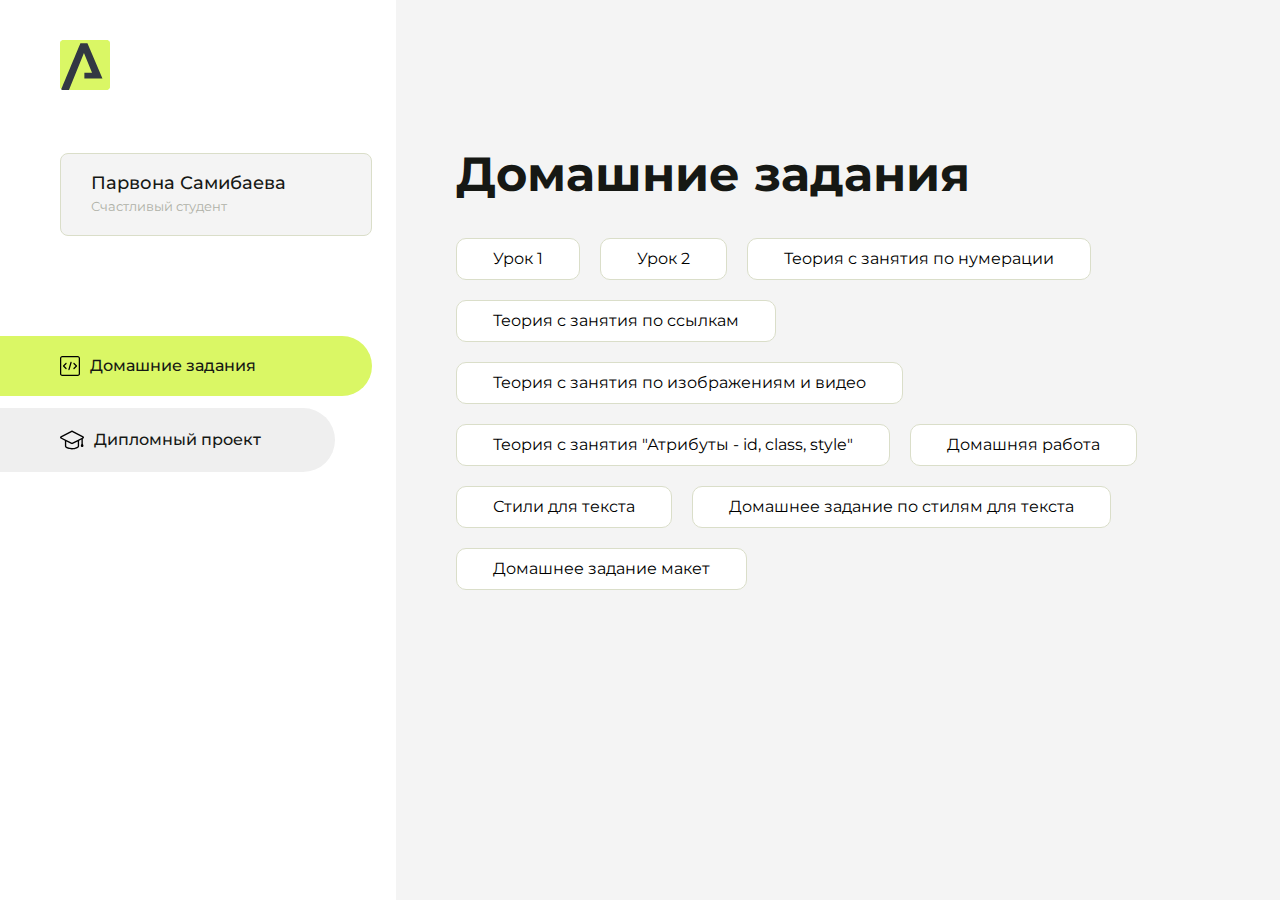
<file: index.html>
<!DOCTYPE html>
<html lang="en">
<head>
    <meta charset="UTF-8">
    <meta name="viewport" content="width=device-width, initial-scale=1.0">
    <title>Домашняя работа</title>
    <link rel="shortcut icon" href="src/logo.ico" type="image/x-icon">
    <link rel="preconnect" href="https://fonts.googleapis.com">
    <link rel="preconnect" href="https://fonts.gstatic.com" crossorigin>
    <link href="https://fonts.googleapis.com/css2?family=Montserrat:wght@400;500;700&family=Rubik:wght@500&display=swap"
          rel="stylesheet">
    <link rel="stylesheet" href="src/style.css">
</head>
<body id="body">
<div class="overlay" id="overlay"></div>
<div class="layout">
    <div class="burger" id="burger">
        <svg viewBox="0 0 24 24" fill="none" xmlns="http://www.w3.org/2000/svg">
            <g id="SVGRepo_bgCarrier" stroke-width="0"></g>
            <g id="SVGRepo_tracerCarrier" stroke-linecap="round" stroke-linejoin="round"></g>
            <g id="SVGRepo_iconCarrier">
                <path d="M4 18L20 18" stroke="#DAF765" stroke-width="2" stroke-linecap="round"></path>
                <path d="M4 12L20 12" stroke="#DAF765" stroke-width="2" stroke-linecap="round"></path>
                <path d="M4 6L20 6" stroke="#DAF765" stroke-width="2" stroke-linecap="round"></path>
            </g>
        </svg>
    </div>
    <aside class="sidebar" id="sidebar">
        <div class="sidebar__inner">
            <div class="logo">
                <svg width="50" height="50" viewBox="0 0 50 50" fill="none" xmlns="http://www.w3.org/2000/svg">
                    <g clip-path="url(#clip0_513_74730)">
                        <path d="M46.17 -0.257004H3.83C1.57281 -0.257004 -0.257 1.57281 -0.257 3.83V46.17C-0.257 48.4272 1.57281 50.257 3.83 50.257H46.17C48.4272 50.257 50.257 48.4272 50.257 46.17V3.83C50.257 1.57281 48.4272 -0.257004 46.17 -0.257004Z"
                              fill="#DAF765"/>
                        <path d="M24.375 38.4H42.461L27.441 3.1585H20.4355C20.4355 3.1585 6.7895 35.881 1.1945 49.294C2.015 50.0275 3.0945 50.257 3.6945 50.257H8.8445L23.954 13.07L32.0465 32.8285H24.375V38.4Z"
                              fill="#323843"/>
                    </g>
                    <defs>
                        <clipPath id="clip0_513_74730">
                            <rect width="50" height="50" fill="white"/>
                        </clipPath>
                    </defs>
                </svg>
            </div>
            <div class="sidebar__user">
                <div class="sidebar__name">Парвона Самибаева</div>
                <div class="sidebar__text">Счастливый студент</div>
            </div>
            <div class="sidebar__tabs">
                <div class="sidebar__item">
                    <button class="sidebar__button active" id="tasks">
                        <svg xmlns="http://www.w3.org/2000/svg" width="20" height="20" viewBox="0 0 20 20" fill="none">
                            <g clip-path="url(#clip0_704_74543)">
                                <path d="M17.7083 20H2.29167C1.0275 20 0 18.9725 0 17.7083V2.29167C0 1.0275 1.0275 0 2.29167 0H17.7083C18.9725 0 20 1.0275 20 2.29167V17.7083C20 18.9725 18.9725 20 17.7083 20ZM2.29167 1.25C1.7175 1.25 1.25 1.7175 1.25 2.29167V17.7083C1.25 18.2825 1.7175 18.75 2.29167 18.75H17.7083C18.2825 18.75 18.75 18.2825 18.75 17.7083V2.29167C18.75 1.7175 18.2825 1.25 17.7083 1.25H2.29167Z"
                                      fill="black"/>
                                <path d="M6.04167 13.125C5.88167 13.125 5.72167 13.0642 5.6 12.9417L3.1 10.4417C2.85583 10.1975 2.85583 9.80167 3.1 9.5575L5.6 7.0575C5.84417 6.81333 6.24 6.81333 6.48417 7.0575C6.72833 7.30167 6.72833 7.6975 6.48417 7.94167L4.42583 10L6.48417 12.0583C6.72833 12.3025 6.72833 12.6983 6.48417 12.9425C6.36167 13.0642 6.20167 13.125 6.04167 13.125Z"
                                      fill="black"/>
                                <path d="M8.95833 14.1667C8.9 14.1667 8.84 14.1583 8.78167 14.1417C8.45083 14.0442 8.26083 13.6967 8.35833 13.3658L10.4417 6.28251C10.5392 5.95084 10.8892 5.76417 11.2175 5.85917C11.5483 5.95667 11.7383 6.30417 11.6408 6.63501L9.5575 13.7183C9.47833 13.9908 9.22833 14.1667 8.95833 14.1667Z"
                                      fill="black"/>
                                <path d="M13.9583 13.125C13.7983 13.125 13.6383 13.0642 13.5167 12.9417C13.2725 12.6975 13.2725 12.3017 13.5167 12.0575L15.575 9.99916L13.5167 7.94083C13.2725 7.69666 13.2725 7.30083 13.5167 7.05666C13.7608 6.81249 14.1567 6.81249 14.4008 7.05666L16.9008 9.55666C17.145 9.80083 17.145 10.1967 16.9008 10.4408L14.4008 12.9408C14.2783 13.0642 14.1183 13.125 13.9583 13.125Z"
                                      fill="black"/>
                            </g>
                            <defs>
                                <clipPath id="clip0_704_74543">
                                    <rect width="20" height="20" fill="white"/>
                                </clipPath>
                            </defs>
                        </svg>
                        <span>Домашние задания</span></button>
                </div>
                <div class="sidebar__item">
                    <button class="sidebar__button" id="diplom">
                        <svg xmlns="http://www.w3.org/2000/svg" width="24" height="24" viewBox="0 0 24 24" fill="none">
                            <g clip-path="url(#clip0_704_74553)">
                                <path d="M23.2628 10.5971C23.7176 10.365 24 9.90375 24 9.39337C24 8.883 23.7176 8.42175 23.2628 8.18962L12.6135 2.75362C12.2291 2.55824 11.7705 2.55787 11.3854 2.75399L0.736875 8.19C0.282375 8.42175 0 8.883 0 9.39337C0 9.90375 0.282375 10.365 0.736875 10.5971L4.89038 12.7177V18.2074C4.89038 19.8154 8.412 21.393 12 21.393C15.5884 21.393 19.1096 19.815 19.1096 18.2074V12.7174L21.4609 11.517V15.8017L20.901 17.2305C20.7409 17.6389 20.7934 18.0994 21.0405 18.4616C21.2876 18.8246 21.6979 19.041 22.1366 19.041C22.5754 19.041 22.9852 18.8246 23.2324 18.462C23.4795 18.099 23.532 17.6385 23.3719 17.2301L22.8124 15.8021V10.827L23.2628 10.5971ZM17.7623 18.1721C17.6198 18.6375 15.3491 20.0419 12 20.0419C8.65088 20.0419 6.38025 18.6375 6.2415 18.2074V12.3037L6.23887 12.3019C6.23812 12.057 6.1065 11.8207 5.87325 11.7019L1.3515 9.39337L12 3.95737L22.6489 9.39337L12 14.8294L5.87325 11.7019C5.54063 11.5331 4.6695 11.6674 4.5 12C4.33012 12.3322 4.55813 12.5479 4.89038 12.7177L11.3857 16.0331C11.5781 16.1314 11.7889 16.1805 12 16.1805C12.2107 16.1805 12.4222 16.1314 12.6146 16.0331L17.7593 13.407L17.7623 18.1721Z"
                                      fill="black"/>
                            </g>
                            <defs>
                                <clipPath id="clip0_704_74553">
                                    <rect width="24" height="24" fill="white"/>
                                </clipPath>
                            </defs>
                        </svg>
                        <span>Дипломный проект</span></button>
                </div>
            </div>
        </div>

    </aside>
    <div class="content">
        <div class="container">
            <div class="content__block" id="tasksBlock">
                <div class="content__title">Домашние задания</div>
                <ul class="content__list">
                    <li class="content__list-item">
                        <a href="1-lesson/index.html">Урок 1</a>
                    </li>
                     <li class="content__list-item">
                        <a href="intro-3/index.html">Урок 2</a>
                    </li>
                    <li class="content__list-item">
                        <a href="html-18/index.html">Теория с занятия по нумерации</a>
                    </li>
                     <li class="content__list-item">
                        <a href="html-19/index.html">Теория с занятия по ссылкам</a>
                    </li>
                    <li class="content__list-item">
                        <a href="html-20/index.html">Теория с занятия по изображениям и видео</a>
                    </li>
                    <li class="content__list-item">
                        <a href="html-22/index.html">Теория с занятия "Атрибуты - id, class, style"</a>
                    </li>
                    <li class="content__list-item">
                        <a href="html-23/index.html">Домашняя работа</a>
                    </li>
                      <li class="content__list-item">
                        <a href="css-35/index.html">Стили для текста</a>
                    </li>
                    <li class="content__list-item">
                        <a href="css-36/index.html">Домашнее задание по стилям для текста</a>
                    </li>
                    <li class="content__list-item">
                        <a href="css-45/index.html">Домашнее задание макет</a>
                    </li>
                </ul>
            </div>
            <div class="content__block hidden" id="diplomBlock">
                <div class="content__title">Дипломный проект</div>
                <div class="content__list-diplom">
                    <a href="ПАПКА-С-НОМЕРОМ-УРОКА">Ссылка на ДЗ</a>
                </div>
                <div class="content__decor">
                    <div class="content__decor-text">Давай проверим, чему ты научился!</div>
                    <div class="content__decor-img">
                        <img src="src/decor.png" alt="decor">
                    </div>
                </div>
            </div>
        </div>
    </div>
</div>
<script src="src/index.js"></script>
</body>
</html>
</file>
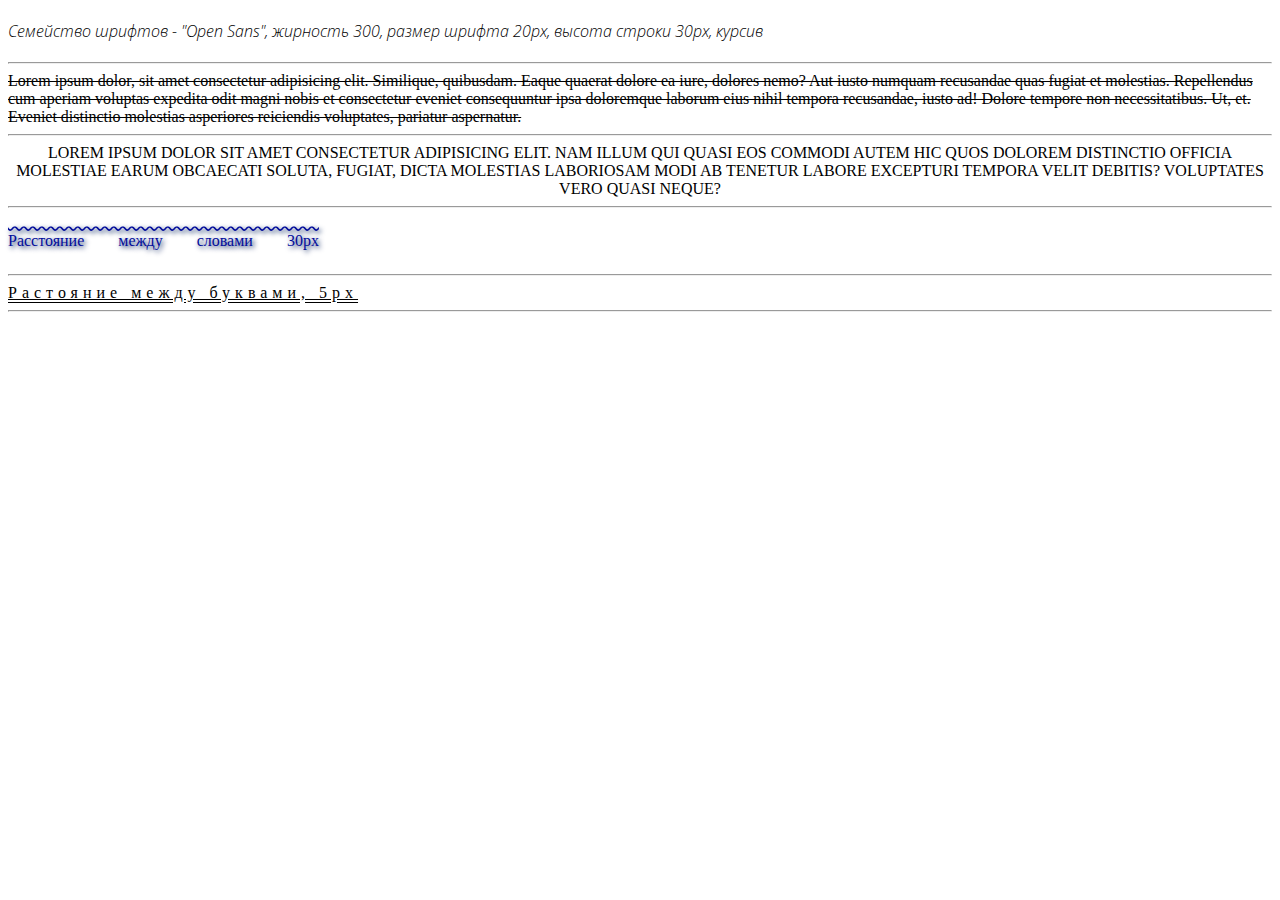
<file: css-36/index.html>
<!DOCTYPE html>
<html lang="ru">

<head>
    <meta charset="UTF-8">
    <meta name="viewport" content="width=device-width, initial-scale=1.0">
    <title>Стиль текста</title>
    <link rel="preconnect" href="https://fonts.googleapis.com">
    <link rel="preconnect" href="https://fonts.gstatic.com" crossorigin>
    <link href="https://fonts.googleapis.com/css2?family=Open+Sans:ital,wght@1,300..800&display=swap" rel="stylesheet">
    <link rel="preconnect" href="https://fonts.googleapis.com">
    <link rel="preconnect" href="https://fonts.gstatic.com" crossorigin>
    <link href="https://fonts.googleapis.com/css2?family=Open+Sans:wght@300..800&display=swap" rel="stylesheet">
    <link rel="preconnect" href="https://fonts.googleapis.com">
    <link rel="preconnect" href="https://fonts.gstatic.com" crossorigin>
    <link
        href="https://fonts.googleapis.com/css2?family=Montserrat+Alternates:ital,wght@0,400;0,500;0,600;0,700;0,800;0,900;1,300;1,400;1,500;1,600;1,700;1,800;1,900&display=swap"
        rel="stylesheet">
    <link rel="stylesheet" href="style/style-text.css">
</head>

<body>
    <div class="text1">
        <p>
            Семейство шрифтов - "Open Sans", жирность 300, размер шрифта 20px, высота строки 30px, курсив
        </p>
    </div>
    <hr>

    <div class="text2">
        Lorem ipsum dolor, sit amet consectetur adipisicing elit. Similique, quibusdam. Eaque quaerat dolore ea iure,
        dolores nemo? Aut iusto numquam recusandae quas fugiat et molestias. Repellendus cum aperiam voluptas expedita
        odit magni nobis et consectetur eveniet consequuntur ipsa doloremque laborum eius nihil tempora recusandae,
        iusto
        ad!
        Dolore tempore non necessitatibus. Ut, et. Eveniet distinctio molestias asperiores reiciendis voluptates,
        pariatur aspernatur.
    </div>
    <hr>

    <div class="text3">
        Lorem ipsum dolor sit amet consectetur adipisicing elit. Nam illum qui quasi eos commodi autem hic quos dolorem
        distinctio officia molestiae earum obcaecati soluta, fugiat, dicta molestias laboriosam modi ab tenetur labore
        excepturi tempora velit debitis? Voluptates vero quasi neque?
    </div>
    <hr>

    <div class="text4">
        Расстояние между словами 30px
    </div>
    <hr>

    <div class="text5">
        Растояние между буквами, 5px
    </div>
    <hr>

</body>

</html>
</file>
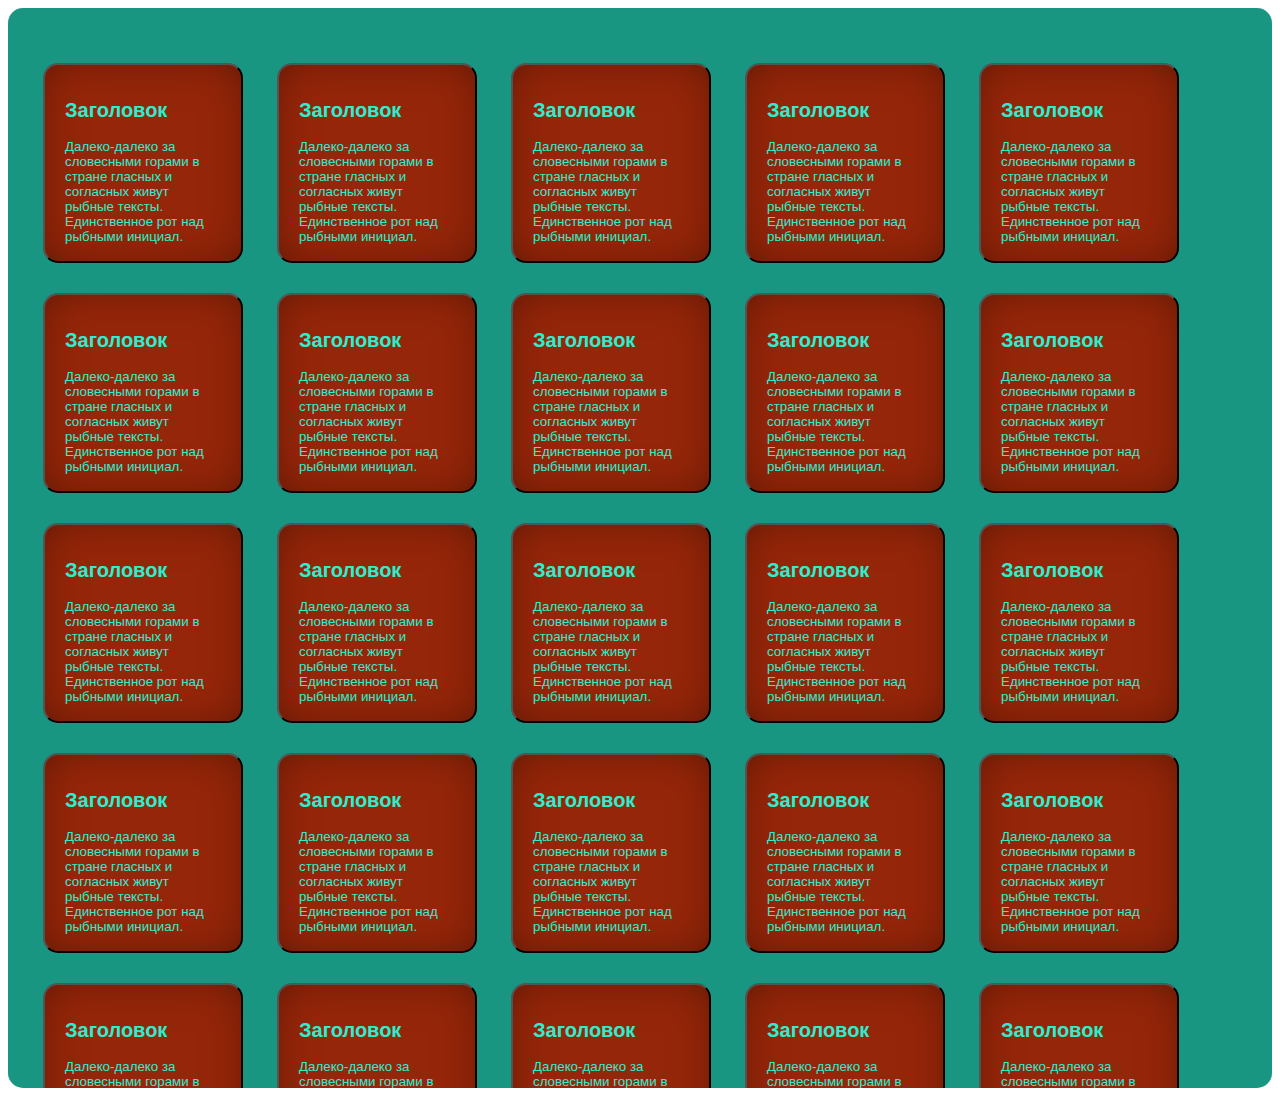
<file: css-45/index.html>
<!DOCTYPE html>
<html lang="en">

<head>
    <meta charset="UTF-8">
    <meta name="viewport" content="width=device-width, initial-scale=1.0">
    <title>Document</title>
    <link rel="stylesheet" href="css/style.css">
</head>

<body>
    <div class="block-1">
<button class="button">
        <div class="block-2">
            <div class="block-4">
                <h2>Заголовок</h2>
            </div>
            <div class="block-3">
                Далеко-далеко за словесными горами в стране гласных и согласных живут рыбные тексты. Единственное рот
                над рыбными инициал.
            </div>
        </div>
</button>

<button class="button">
        <div class="block-2">
            <div class="block-4">
                <h2>Заголовок</h2>
            </div>
            <div class="block-3">
                Далеко-далеко за словесными горами в стране гласных и согласных живут рыбные тексты. Единственное рот
                над рыбными инициал.
            </div>
        </div>
</button>

<button class="button">
        <div class="block-2">
            <div class="block-4">
                <h2>Заголовок</h2>
            </div>
            <div class="block-3">
                Далеко-далеко за словесными горами в стране гласных и согласных живут рыбные тексты. Единственное рот
                над рыбными инициал.
            </div>
        </div>
</button>

<button class="button">
        <div class="block-2">
            <div class="block-4">
                <h2>Заголовок</h2>
            </div>
            <div class="block-3">
                Далеко-далеко за словесными горами в стране гласных и согласных живут рыбные тексты. Единственное рот
                над рыбными инициал.
            </div>
        </div>
</button>

<button class="button">
        <div class="block-2">
            <div class="block-4">
                <h2>Заголовок</h2>
            </div>
            <div class="block-3">
                Далеко-далеко за словесными горами в стране гласных и согласных живут рыбные тексты. Единственное рот
                над рыбными инициал.
            </div>
        </div>
</button>

<button class="button">
        <div class="block-2">
            <div class="block-4">
                <h2>Заголовок</h2>
            </div>
            <div class="block-3">
                Далеко-далеко за словесными горами в стране гласных и согласных живут рыбные тексты. Единственное рот
                над рыбными инициал.
            </div>
        </div>
</button>

<button class="button">
        <div class="block-2">
            <div class="block-4">
                <h2>Заголовок</h2>
            </div>
            <div class="block-3">
                Далеко-далеко за словесными горами в стране гласных и согласных живут рыбные тексты. Единственное рот
                над рыбными инициал.
            </div>
        </div>
</button>

<button class="button">
        <div class="block-2">
            <div class="block-4">
                <h2>Заголовок</h2>
            </div>
            <div class="block-3">
                Далеко-далеко за словесными горами в стране гласных и согласных живут рыбные тексты. Единственное рот
                над рыбными инициал.
            </div>
        </div>
</button>

<button class="button">
        <div class="block-2">
            <div class="block-4">
                <h2>Заголовок</h2>
            </div>
            <div class="block-3">
                Далеко-далеко за словесными горами в стране гласных и согласных живут рыбные тексты. Единственное рот
                над рыбными инициал.
            </div>
        </div>
</button>

<button class="button">
        <div class="block-2">
            <div class="block-4">
                <h2>Заголовок</h2>
            </div>
            <div class="block-3">
                Далеко-далеко за словесными горами в стране гласных и согласных живут рыбные тексты. Единственное рот
                над рыбными инициал.
            </div>
        </div>
</button>

<button class="button">
        <div class="block-2">
            <div class="block-4">
                <h2>Заголовок</h2>
            </div>
            <div class="block-3">
                Далеко-далеко за словесными горами в стране гласных и согласных живут рыбные тексты. Единственное рот
                над рыбными инициал.
            </div>
        </div>
</button>

<button class="button">
        <div class="block-2">
            <div class="block-4">
                <h2>Заголовок</h2>
            </div>
            <div class="block-3">
                Далеко-далеко за словесными горами в стране гласных и согласных живут рыбные тексты. Единственное рот
                над рыбными инициал.
            </div>
        </div>
</button>

<button class="button">
        <div class="block-2">
            <div class="block-4">
                <h2>Заголовок</h2>
            </div>
            <div class="block-3">
                Далеко-далеко за словесными горами в стране гласных и согласных живут рыбные тексты. Единственное рот
                над рыбными инициал.
            </div>
        </div>
</button>

<button class="button">
        <div class="block-2">
            <div class="block-4">
                <h2>Заголовок</h2>
            </div>
            <div class="block-3">
                Далеко-далеко за словесными горами в стране гласных и согласных живут рыбные тексты. Единственное рот
                над рыбными инициал.
            </div>
        </div>
</button>

<button class="button">
        <div class="block-2">
            <div class="block-4">
                <h2>Заголовок</h2>
            </div>
            <div class="block-3">
                Далеко-далеко за словесными горами в стране гласных и согласных живут рыбные тексты. Единственное рот
                над рыбными инициал.
            </div>
        </div>
</button>

<button class="button">
        <div class="block-2">
            <div class="block-4">
                <h2>Заголовок</h2>
            </div>
            <div class="block-3">
                Далеко-далеко за словесными горами в стране гласных и согласных живут рыбные тексты. Единственное рот
                над рыбными инициал.
            </div>
        </div>
</button>

<button class="button">
        <div class="block-2">
            <div class="block-4">
                <h2>Заголовок</h2>
            </div>
            <div class="block-3">
                Далеко-далеко за словесными горами в стране гласных и согласных живут рыбные тексты. Единственное рот
                над рыбными инициал.
            </div>
        </div>
</button>

<button class="button">
        <div class="block-2">
            <div class="block-4">
                <h2>Заголовок</h2>
            </div>
            <div class="block-3">
                Далеко-далеко за словесными горами в стране гласных и согласных живут рыбные тексты. Единственное рот
                над рыбными инициал.
            </div>
        </div>
</button>

<button class="button">
        <div class="block-2">
            <div class="block-4">
                <h2>Заголовок</h2>
            </div>
            <div class="block-3">
                Далеко-далеко за словесными горами в стране гласных и согласных живут рыбные тексты. Единственное рот
                над рыбными инициал.
            </div>
        </div>
</button>

<button class="button">
        <div class="block-2">
            <div class="block-4">
                <h2>Заголовок</h2>
            </div>
            <div class="block-3">
                Далеко-далеко за словесными горами в стране гласных и согласных живут рыбные тексты. Единственное рот
                над рыбными инициал.
            </div>
        </div>
</button>

<button class="button">
        <div class="block-2">
            <div class="block-4">
                <h2>Заголовок</h2>
            </div>
            <div class="block-3">
                Далеко-далеко за словесными горами в стране гласных и согласных живут рыбные тексты. Единственное рот
                над рыбными инициал.
            </div>
        </div>
</button>

<button class="button">
        <div class="block-2">
            <div class="block-4">
                <h2>Заголовок</h2>
            </div>
            <div class="block-3">
                Далеко-далеко за словесными горами в стране гласных и согласных живут рыбные тексты. Единственное рот
                над рыбными инициал.
            </div>
        </div>
</button>

<button class="button">
        <div class="block-2">
            <div class="block-4">
                <h2>Заголовок</h2>
            </div>
            <div class="block-3">
                Далеко-далеко за словесными горами в стране гласных и согласных живут рыбные тексты. Единственное рот
                над рыбными инициал.
            </div>
        </div>
</button>

<button class="button">
        <div class="block-2">
            <div class="block-4">
                <h2>Заголовок</h2>
            </div>
            <div class="block-3">
                Далеко-далеко за словесными горами в стране гласных и согласных живут рыбные тексты. Единственное рот
                над рыбными инициал.
            </div>
        </div>
</button>

<button class="button">
        <div class="block-2">
            <div class="block-4">
                <h2>Заголовок</h2>
            </div>
            <div class="block-3">
                Далеко-далеко за словесными горами в стране гласных и согласных живут рыбные тексты. Единственное рот
                над рыбными инициал.
            </div>
        </div>
</button>

    </div>
</body>

</html>
</file>
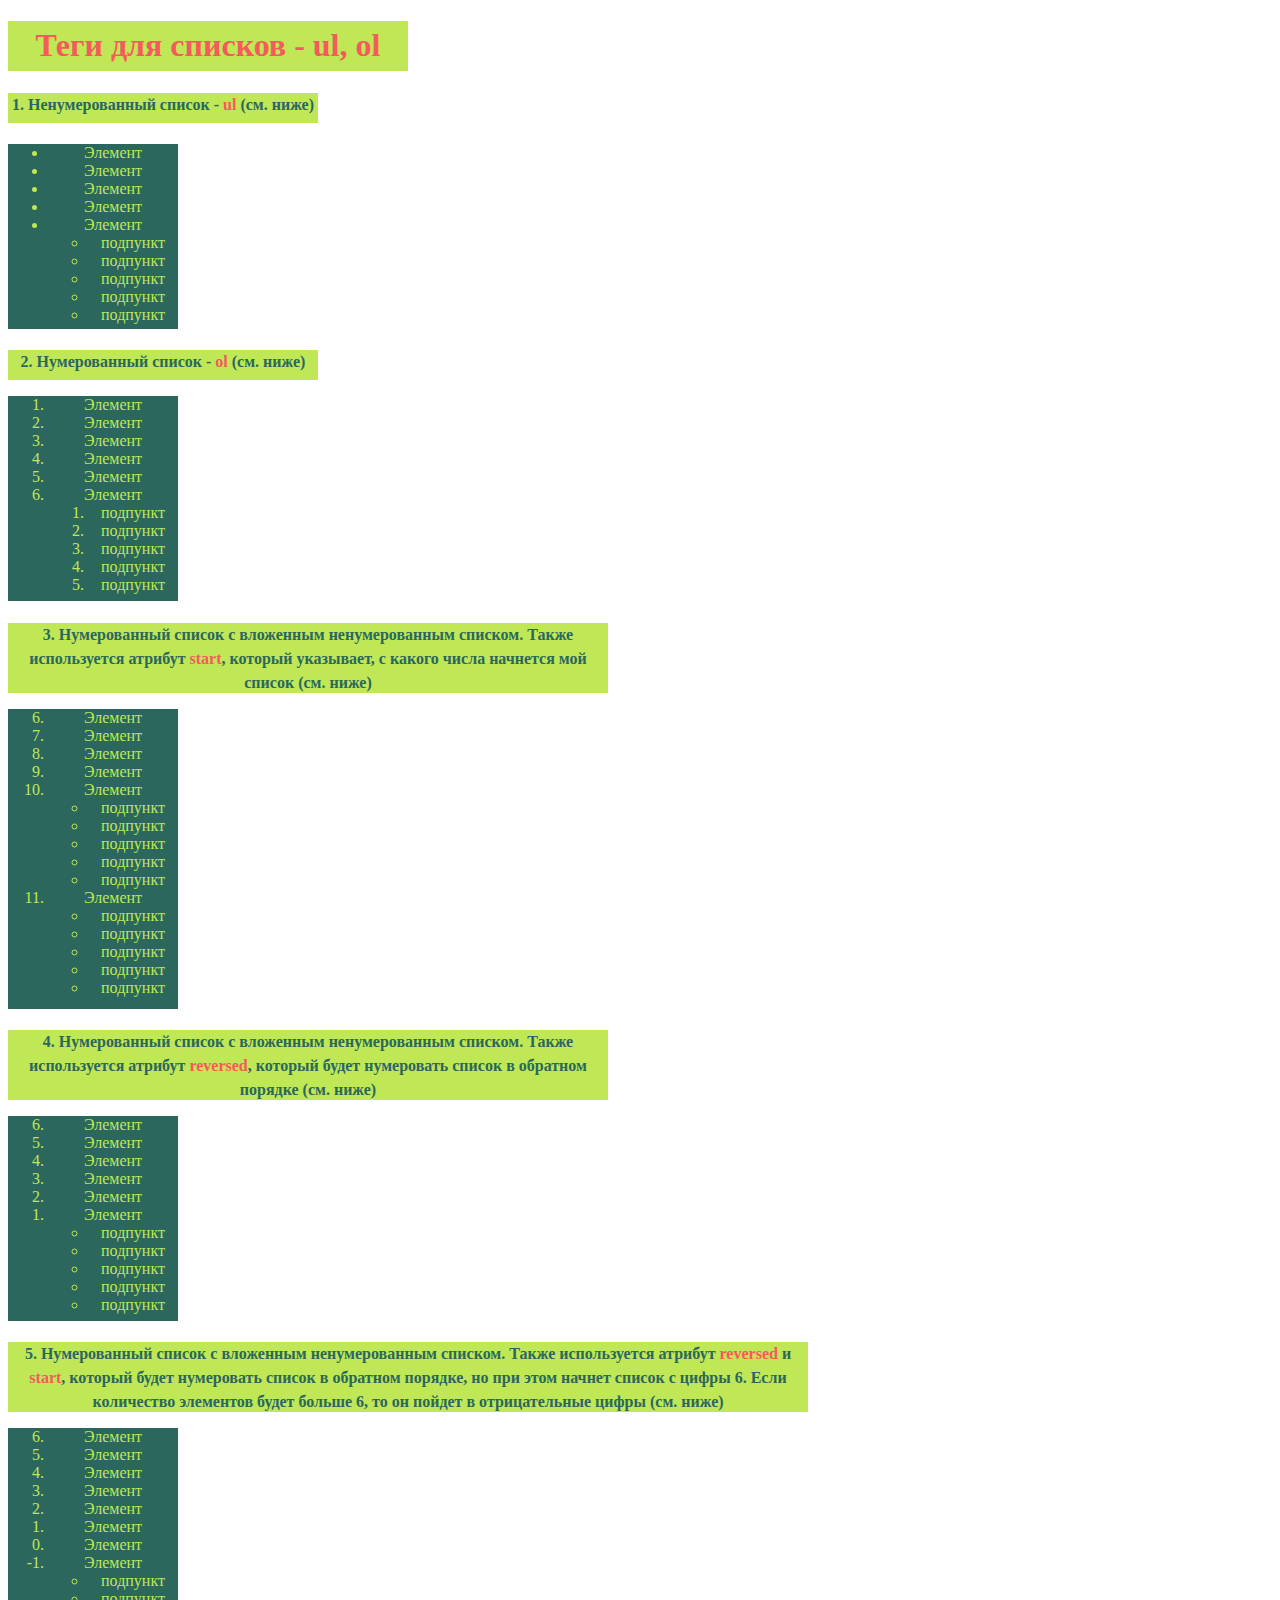
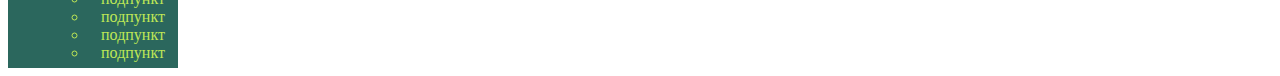
<file: html-18/index.html>
<!DOCTYPE html>
<html lang="en">

<head>
    <meta charset="UTF-8">
    <meta name="viewport" content="width=device-width, initial-scale=1.0">
    <title>Теги для списков</title>
    <h1 class="zag">Теги для списков - ul, ol</h1>
    <style>
        .zag {
            color: #F55B5B;
            background-color: #BFE756;
            width: 400px;
            height: 50px;
            text-align: center;
            vertical-align: middle;
            line-height: 1.5;
        }
        .text1 {
            color: #2B675D;
            background-color: #BFE756;
            width: 310px;
            height: 30px;
            text-align: center;
            vertical-align: middle;
            line-height: 1.5;
        }

        .text7 {
            color: #F55B5B;
        }

        .text2 {
            color: #2B675D;
            background-color: #BFE756;
            width: 310px;
            height: 30px;
            text-align: center;
            vertical-align: middle;
            line-height: 1.5;
        }

        .text3 {
            color: #2B675D;
            background-color: #BFE756;
            width: 600px;
            height: 70px;
            text-align: center;
            vertical-align: middle;
            line-height: 1.5;
        }

        .text4 {
            color: #2B675D;
            background-color: #BFE756;
            width: 600px;
            height: 70px;
            text-align: center;
            vertical-align: middle;
            line-height: 1.5;
        }

        .text5 {
            color: #2B675D;
            background-color: #BFE756;
            width: 800px;
            height: 70px;
            text-align: center;
            vertical-align: middle;
            line-height: 1.5;
        }

        .vn1 {
            color: #BFE756;
            background-color: #2B675D;
            width: 170px;
            height: 185px;
            text-align: center;
            vertical-align: middle;
            line-height: 0,5;
        }

        .vn2 {
            color: #BFE756;
            background-color: #2B675D;
            width: 170px;
            height: 205px;
            text-align: center;
            vertical-align: middle;
            line-height: 0,5;
        }

        .vn3 {
            color: #BFE756;
            background-color: #2B675D;
            width: 170px;
            height: 300px;
            text-align: center;
            vertical-align: middle;
            line-height: 0,5;
        }
        
        .vn4 {
            color: #BFE756;
            background-color: #2B675D;
            width: 170px;
            height: 205px;
            text-align: center;
            vertical-align: middle;
            line-height: 0,5;
        }
        .vn5 {
            color: #BFE756;
            background-color: #2B675D;
            width: 170px;
            height: 240px;
            text-align: center;
            vertical-align: middle;
            line-height: 0,5;
        }
        .vn6 {

        }

        .text6 {
            line-height: 12px;
        }

        .nazvanie {
            line-height: 12px;
        }
    </style>
</head>

<body>
    <div class="nazvanie">
        <h4 class="text1">
            1. Ненумерованный список - <span class="text7">ul</span> (см. ниже)</h4>
    </div>
    <!-- ненумерованный список -->
    <div class="vn1">
        <ul> <!-- отступ от края (без нумерации) -->
            <li>Элемент</li> <!-- создает списки с кружочком -->
            <li>Элемент</li>
            <li>Элемент</li>
            <li>Элемент</li>
            <li>Элемент
                <ul>
                    <li>подпункт</li>
                </ul> <!-- вложенный список. появляется подпункт с белым кружочком -->
                <ul>
                    <li>подпункт</li>
                </ul> <!-- вложенный список. появляется подпункт с белым кружочком -->
                <ul>
                    <li>подпункт</li>
                </ul> <!-- вложенный список. появляется подпункт с белым кружочком -->
                <ul>
                    <li>подпункт</li>
                </ul> <!-- вложенный список. появляется подпункт с белым кружочком -->
                <ul>
                    <li>подпункт</li>
                </ul> <!-- вложенный список. появляется подпункт с белым кружочком -->
            </li>
        </ul>
    </div>

    <div class="text2">
        <h4>2. Нумерованный список - <span class="text7">ol</span> (см. ниже)</h4>
    </div>
    <!-- нумерованный список -->
    <div class="vn2">
        <ol>
            <li>Элемент</li>
            <li>Элемент</li>
            <li>Элемент</li>
            <li>Элемент</li>
            <li>Элемент</li>
            <li>
                Элемент
                <ol>
                    <li>подпункт</li>
                    <li>подпункт</li>
                    <li>подпункт</li>
                    <li>подпункт</li>
                    <li>подпункт</li>
                </ol>
            </li>
        </ol>
    </div>

    <div class="text3">
        <h4>3. Нумерованный список с вложенным ненумерованным списком. Также используется атрибут <span
                class="text7">start</span>, который
            указывает, с какого числа начнется мой список (см. ниже)</h4>
    </div>
    <div class="vn3">
        <ol start="6"> <!-- нумерованный список с вложенным ненумерованным списком -->
            <!-- атрибут - старт. я указала с какого числа начнется отсчет. в моем случае список начнется с цифры 6 -->
            <li>Элемент</li>
            <li>Элемент</li>
            <li>Элемент</li>
            <li>Элемент</li>
            <li> Элемент
                <ul>
                    <li>подпункт</li>
                    <li>подпункт</li>
                    <li>подпункт</li>
                    <li>подпункт</li>
                    <li>подпункт</li>
                </ul>
            </li>
            <li>
                Элемент
                <ul>
                    <li>подпункт</li>
                    <li>подпункт</li>
                    <li>подпункт</li>
                    <li>подпункт</li>
                    <li>подпункт</li>
                </ul>
            </li>
        </ol>
    </div>

    <div class="text4">
        <h4>4. Нумерованный список с вложенным ненумерованным списком. Также используется атрибут <span
                class="text7">reversed</span>, который
            будет
            нумеровать список в обратном порядке (см. ниже)</h4>
    </div>
    <div class="vn4">
        <ol reversed> <!-- В данном случае список будет нумероваться в обратном порядке -->
            <li>Элемент</li>
            <li>Элемент</li>
            <li>Элемент</li>
            <li>Элемент</li>
            <li>Элемент</li>
            <li>
                Элемент
                <ul>
                    <li>подпункт</li>
                    <li>подпункт</li>
                    <li>подпункт</li>
                    <li>подпункт</li>
                    <li>подпункт</li>
                </ul>
            </li>
        </ol>
    </div>


    <div class="text5">
        <h4>5. Нумерованный список с вложенным ненумерованным списком. Также используется атрибут <span
                class="text7">reversed</span> и <span class="text7">start</span>, который
            будет нумеровать список в обратном порядке, но при этом начнет список с цифры 6. Если количество элементов
            будет
            больше 6, то он пойдет в отрицательные цифры (см. ниже)</h4>
    </div>
    <div class="vn5">
        <ol reversed start="6">
            <li>Элемент</li>
            <li>Элемент</li>
            <li>Элемент</li>
            <li>Элемент</li>
            <li>Элемент</li>
            <li>Элемент</li>
            <li>Элемент</li>
            <li>
                Элемент
                <ul>
                    <li>подпункт</li>
                    <li>подпункт</li>
                    <li>подпункт</li>
                    <li>подпункт</li>
                    <li>подпункт</li>
                </ul>
            </li>
        </ol>
    </div>

<!--     <div class="text6">
        <h4>
            6. Теги dl, dt и dd используются для вёрстки списка описаний («dl» означает «description list»). У тега dl
            есть
            встроенная роль list, у dt — term, а у dd — definition
        </h4>
        <h6>
            Как понять Скопировать ссылку "Как понять"
            Иногда требуется сверстать не просто перечень элементов, а список терминов и их определений, либо просто
            список
            пар «ключ-значение». Семантически верно будет такие перечни верстать при помощи тегов dl, dt, dd.
        </h6>
        <h6>
            Элемент dl аналогично элементам ul и ol является внешней обёрткой для элементов списка.
        </h6>
        <h6>
            Элемент dt используется для вёрстки термина либо ключа в паре «ключ-значение». Как правило, следом за ним
            идёт
            либо ещё один тег dt (если есть необходимость сверстать несколько терминов с одним определением), либо тег
            dd.
        </h6>
        <h6>
            Тегом dd верстается определение термина, либо значение в паре «ключ-значение». Следом за этим тегом может
            идти
            как ещё один тег dd (если у термина несколько определений), так и тег dt (следующий термин).
        </h6>

        <p>Животные героев «Гарри Поттера»</p>
        <dl>
            <dt>Букля</dt>
            <dd>Полярная сова Гарри Поттера</dd>
            <dt>Живоглот</dt>
            <dd>Полукот Гермионы Грейнджер</dd>
            <dt>Пушистик</dt>
            <dd>Кролик Лаванды Браун</dd>
            <dt>Нагайна</dt>
            <dd>Змея Волан-де-Морта</dd>
        </dl>
    </div>
 -->


</body>

</html>
</file>
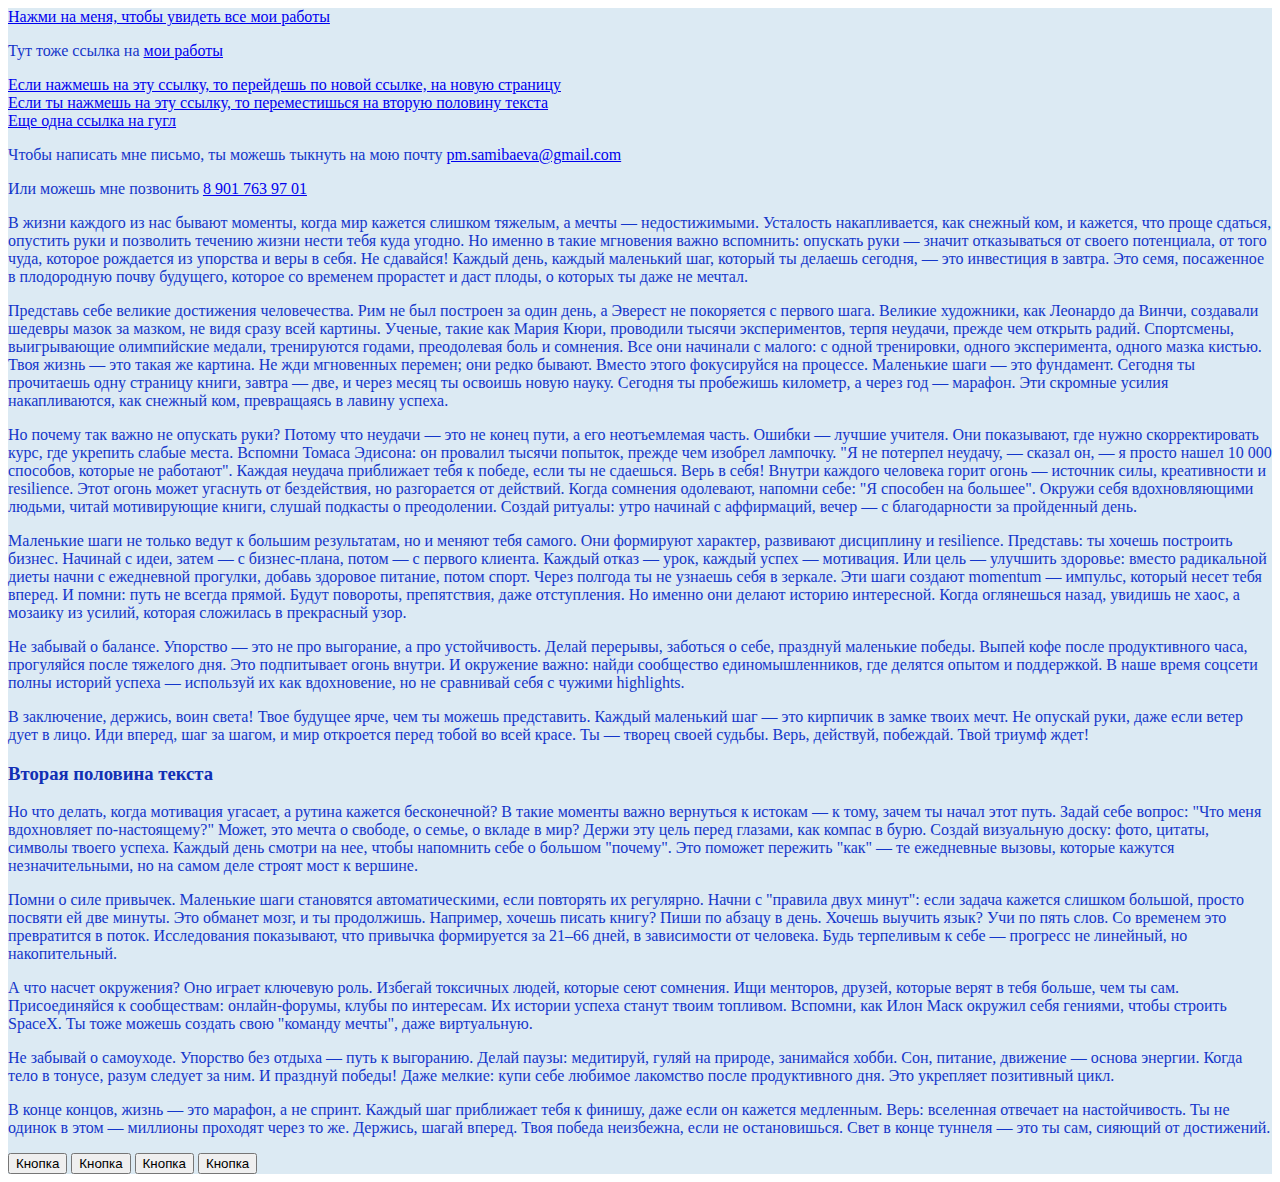
<file: html-19/index.html>
<!DOCTYPE html>
<html lang="en">

<head>
    <meta charset="UTF-8">
    <meta name="viewport" content="width=device-width, initial-scale=1.0">
    <title>Document</title>
    <style>
        .ss1 {
            width: 10;
            height: 10;
            color: #1436CA;
            background-color: #DCEAF3;
        }

        .ss12 {
            width: 10;
            height: 10;
            color: #122fb4;
        }

        .main {
            background-color: #DCEAF3;
        }
    </style>
</head>

<body>
    <main class="main">

        <!-- тэг "а" превращает все абсолютно внутри себя в ссылку. href - это обязательный атрибут ссылки и необходим он переноса пользователя на эту ссылку  -->
        <div class="ss1">
            <a href="https://parvonasamibaeva-hash.github.io/homework/">Нажми на меня, чтобы увидеть все мои работы</a>
        </div>

        <div class="ss1">
            <p>
                Тут тоже ссылка на
                <a href="https://parvonasamibaeva-hash.github.io/homework/">мои работы</a>
            </p>
        </div>

        <div class="ss1">
            <a href="team.html">Если нажмешь на эту ссылку, то перейдешь по новой ссылке, на новую страницу</a>
        </div>

        <div class="ss1">
            <a href="#section">Если ты нажмешь на эту ссылку, то переместишься на вторую половину текста</a>
        </div>
        <!-- Открывается ссылка в новом окне -->
        <div class="ss1">
            <a href="https://parvonasamibaeva-hash.github.io/homework/" target="_blank">Еще одна ссылка на гугл</a>
        </div>

        <div class="ss1">
            <p>Чтобы написать мне письмо, ты можешь тыкнуть на мою почту
                <a href="mailto:pm.samibaeva@gmail.com">pm.samibaeva@gmail.com</a>
            </p>
        </div>

        <div class="ss1">
            <p>Или можешь мне позвонить
                <a href="tel:+79017639701">8 901 763 97 01</a>
            </p>
        </div>

        <div class="ss1">
            <p>
                В жизни каждого из нас бывают моменты, когда мир кажется слишком тяжелым, а мечты — недостижимыми.
                Усталость
                накапливается, как снежный ком, и кажется, что проще сдаться, опустить руки и позволить течению жизни
                нести
                тебя куда угодно. Но именно в такие мгновения важно вспомнить: опускать руки — значит отказываться от
                своего
                потенциала, от того чуда, которое рождается из упорства и веры в себя. Не сдавайся! Каждый день, каждый
                маленький шаг, который ты делаешь сегодня, — это инвестиция в завтра. Это семя, посаженное в плодородную
                почву будущего, которое со временем прорастет и даст плоды, о которых ты даже не мечтал.
            </p>
        </div>

        <div class="ss1">
            <p>
                Представь себе великие достижения человечества. Рим не был построен за один день, а Эверест не
                покоряется с
                первого шага. Великие художники, как Леонардо да Винчи, создавали шедевры мазок за мазком, не видя сразу
                всей картины. Ученые, такие как Мария Кюри, проводили тысячи экспериментов, терпя неудачи, прежде чем
                открыть радий. Спортсмены, выигрывающие олимпийские медали, тренируются годами, преодолевая боль и
                сомнения.
                Все они начинали с малого: с одной тренировки, одного эксперимента, одного мазка кистью. Твоя жизнь —
                это
                такая же картина. Не жди мгновенных перемен; они редко бывают. Вместо этого фокусируйся на процессе.
                Маленькие шаги — это фундамент. Сегодня ты прочитаешь одну страницу книги, завтра — две, и через месяц
                ты
                освоишь новую науку. Сегодня ты пробежишь километр, а через год — марафон. Эти скромные усилия
                накапливаются, как снежный ком, превращаясь в лавину успеха.
            </p>
        </div>

        <div class="ss1">
            <p>
                Но почему так важно не опускать руки? Потому что неудачи — это не конец пути, а его неотъемлемая часть.
                Ошибки — лучшие учителя. Они показывают, где нужно скорректировать курс, где укрепить слабые места.
                Вспомни
                Томаса Эдисона: он провалил тысячи попыток, прежде чем изобрел лампочку. "Я не потерпел неудачу, —
                сказал
                он, — я просто нашел 10 000 способов, которые не работают". Каждая неудача приближает тебя к победе,
                если ты
                не сдаешься. Верь в себя! Внутри каждого человека горит огонь — источник силы, креативности и
                resilience.
                Этот огонь может угаснуть от бездействия, но разгорается от действий. Когда сомнения одолевают, напомни
                себе: "Я способен на большее". Окружи себя вдохновляющими людьми, читай мотивирующие книги, слушай
                подкасты
                о преодолении. Создай ритуалы: утро начинай с аффирмаций, вечер — с благодарности за пройденный день.
            </p>
        </div>

        <div class="ss1">
            <p>
                Маленькие шаги не только ведут к большим результатам, но и меняют тебя самого. Они формируют характер,
                развивают дисциплину и resilience. Представь: ты хочешь построить бизнес. Начинай с идеи, затем — с
                бизнес-плана, потом — с первого клиента. Каждый отказ — урок, каждый успех — мотивация. Или цель —
                улучшить
                здоровье: вместо радикальной диеты начни с ежедневной прогулки, добавь здоровое питание, потом спорт.
                Через
                полгода ты не узнаешь себя в зеркале. Эти шаги создают momentum — импульс, который несет тебя вперед. И
                помни: путь не всегда прямой. Будут повороты, препятствия, даже отступления. Но именно они делают
                историю
                интересной. Когда оглянешься назад, увидишь не хаос, а мозаику из усилий, которая сложилась в прекрасный
                узор.
            </p>
        </div>

        <div class="ss1">
            <p>
                Не забывай о балансе. Упорство — это не про выгорание, а про устойчивость. Делай перерывы, заботься о
                себе,
                празднуй маленькие победы. Выпей кофе после продуктивного часа, прогуляйся после тяжелого дня. Это
                подпитывает огонь внутри. И окружение важно: найди сообщество единомышленников, где делятся опытом и
                поддержкой. В наше время соцсети полны историй успеха — используй их как вдохновение, но не сравнивай
                себя с
                чужими highlights.
            </p>
        </div>

        <div class="ss1">
            <p>
                В заключение, держись, воин света! Твое будущее ярче, чем ты можешь представить. Каждый маленький шаг —
                это
                кирпичик в замке твоих мечт. Не опускай руки, даже если ветер дует в лицо. Иди вперед, шаг за шагом, и
                мир
                откроется перед тобой во всей красе. Ты — творец своей судьбы. Верь, действуй, побеждай. Твой триумф
                ждет!
            </p>
        </div>


        <div class="ss12">
            <section id="section">
                <h3>Вторая половина текста</h3>
            </section>
        </div>

        <div class="ss1">
            <p>
                Но что делать, когда мотивация угасает, а рутина кажется бесконечной? В такие моменты важно вернуться к
                истокам — к тому, зачем ты начал этот путь. Задай себе вопрос: "Что меня вдохновляет по-настоящему?"
                Может,
                это мечта о свободе, о семье, о вкладе в мир? Держи эту цель перед глазами, как компас в бурю. Создай
                визуальную доску: фото, цитаты, символы твоего успеха. Каждый день смотри на нее, чтобы напомнить себе о
                большом "почему". Это поможет пережить "как" — те ежедневные вызовы, которые кажутся незначительными, но
                на
                самом деле строят мост к вершине.
            </p>
        </div>

        <div class="ss1">
            <p>
                Помни о силе привычек. Маленькие шаги становятся автоматическими, если повторять их регулярно. Начни с
                "правила двух минут": если задача кажется слишком большой, просто посвяти ей две минуты. Это обманет
                мозг, и
                ты продолжишь. Например, хочешь писать книгу? Пиши по абзацу в день. Хочешь выучить язык? Учи по пять
                слов.
                Со временем это превратится в поток. Исследования показывают, что привычка формируется за 21–66 дней, в
                зависимости от человека. Будь терпеливым к себе — прогресс не линейный, но накопительный.
            </p>
        </div>

        <div class="ss1">
            <p>
                А что насчет окружения? Оно играет ключевую роль. Избегай токсичных людей, которые сеют сомнения. Ищи
                менторов, друзей, которые верят в тебя больше, чем ты сам. Присоединяйся к сообществам: онлайн-форумы,
                клубы
                по интересам. Их истории успеха станут твоим топливом. Вспомни, как Илон Маск окружил себя гениями,
                чтобы
                строить SpaceX. Ты тоже можешь создать свою "команду мечты", даже виртуальную.
            </p>
        </div>

        <div class="ss1">
            <p>
                Не забывай о самоуходе. Упорство без отдыха — путь к выгоранию. Делай паузы: медитируй, гуляй на
                природе,
                занимайся хобби. Сон, питание, движение — основа энергии. Когда тело в тонусе, разум следует за ним. И
                празднуй победы! Даже мелкие: купи себе любимое лакомство после продуктивного дня. Это укрепляет
                позитивный
                цикл.
            </p>
        </div>

        <div class="ss1">
            <p>
                В конце концов, жизнь — это марафон, а не спринт. Каждый шаг приближает тебя к финишу, даже если он
                кажется
                медленным. Верь: вселенная отвечает на настойчивость. Ты не одинок в этом — миллионы проходят через то
                же.
                Держись, шагай вперед. Твоя победа неизбежна, если не остановишься. Свет в конце туннеля — это ты сам,
                сияющий от достижений.
            </p>
        </div>


        <button>Кнопка</button>
        <button type="button">Кнопка</button>
        <button type="submit">Кнопка</button>
        <button type="reset">Кнопка</button>

    </main>




</body>

</html>
</file>
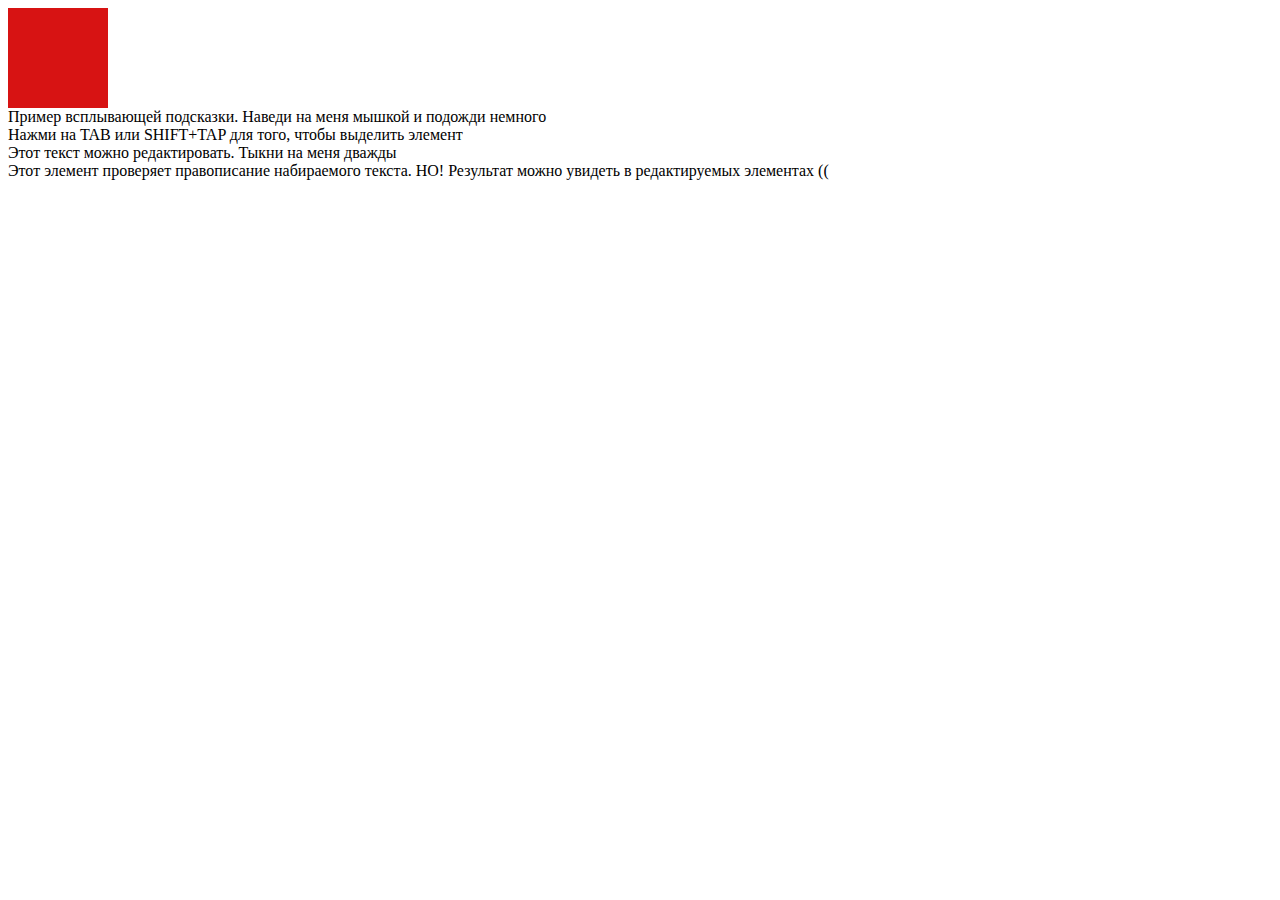
<file: html-22/index.html>
<!DOCTYPE html>
<html lang="en">

<head>
    <meta charset="UTF-8">
    <meta name="viewport" content="width=device-width, initial-scale=1.0">
    <title>Document</title>
</head>

<body>
    <div class="block"> </div>
    <div> </div>
    <div> </div>
    <div class="block"> </div>
    <div class="block"> </div>
    <div id="block-1"> </div>
    <div id="block-2"> </div>
    <div style="background-color: rgb(215, 19, 19); width: 100px; height: 100px;"> </div>

    <!-- class - класс моэем накинуть на несколько элементов один и тот же, то id блок мы вставляем только для одного элемента. 
    id начинается с буквы, с цифр нельзя. при id мы понимаем, что такой элемент ОДИН
    style мы можем прописать css свойства для конкретного элемента-->

    <!--
В значении данного атрибута можно ввести
какую-либо подсказку, которая всплывёт при
наведении на элемент
http://htmlbook.ru/html/attr/title
-->
<div title="А вот и я!">Пример всплывающей подсказки. Наведи на меня мышкой и подожди немного

</div>

<!--
Атрибут, позволяющий настраивать, можно ли фокусироваться
на элементе с помощью клавиатуры (TAB или SHIFT+TAB)
и в каком порядке фокус выделит именно его.
https://developer.mozilla.org/ru/docs/Web/HTML/Global_attributes/tabindex
-->
<div tabindex="1">Нажми на TAB или SHIFT+TAP для того, чтобы выделить элемент</div>

<!--
Пользователь сможет редактировать текст данного элемента
http://htmlbook.ru/html/attr/contenteditable
-->
<div contenteditable="true">Этот текст можно редактировать. Тыкни на меня дважды</div>

<!--
Скрывает элемент, подобно параметру display: none;
https://doka.guide/html/hidden/
-->
<div hidden>Тут есть текст, но ты его не видишь</div>

<!--
Атрибут spellcheck определяет, будет ли проверяться
правописание набираемого текста.
Результат можно будет увидеть только в редактируемых элементах,
таких как input, textaria и т.д., а также в элементах,
для которых прописан contenteditable
http://htmlbook.ru/html/attr/spellcheck
-->
<div contenteditable="true" spellcheck="false">Этот элемент проверяет правописание набираемого текста. НО! Результат можно увидеть в редактируемых элементах ((</div>


</body>

</html>
</file>
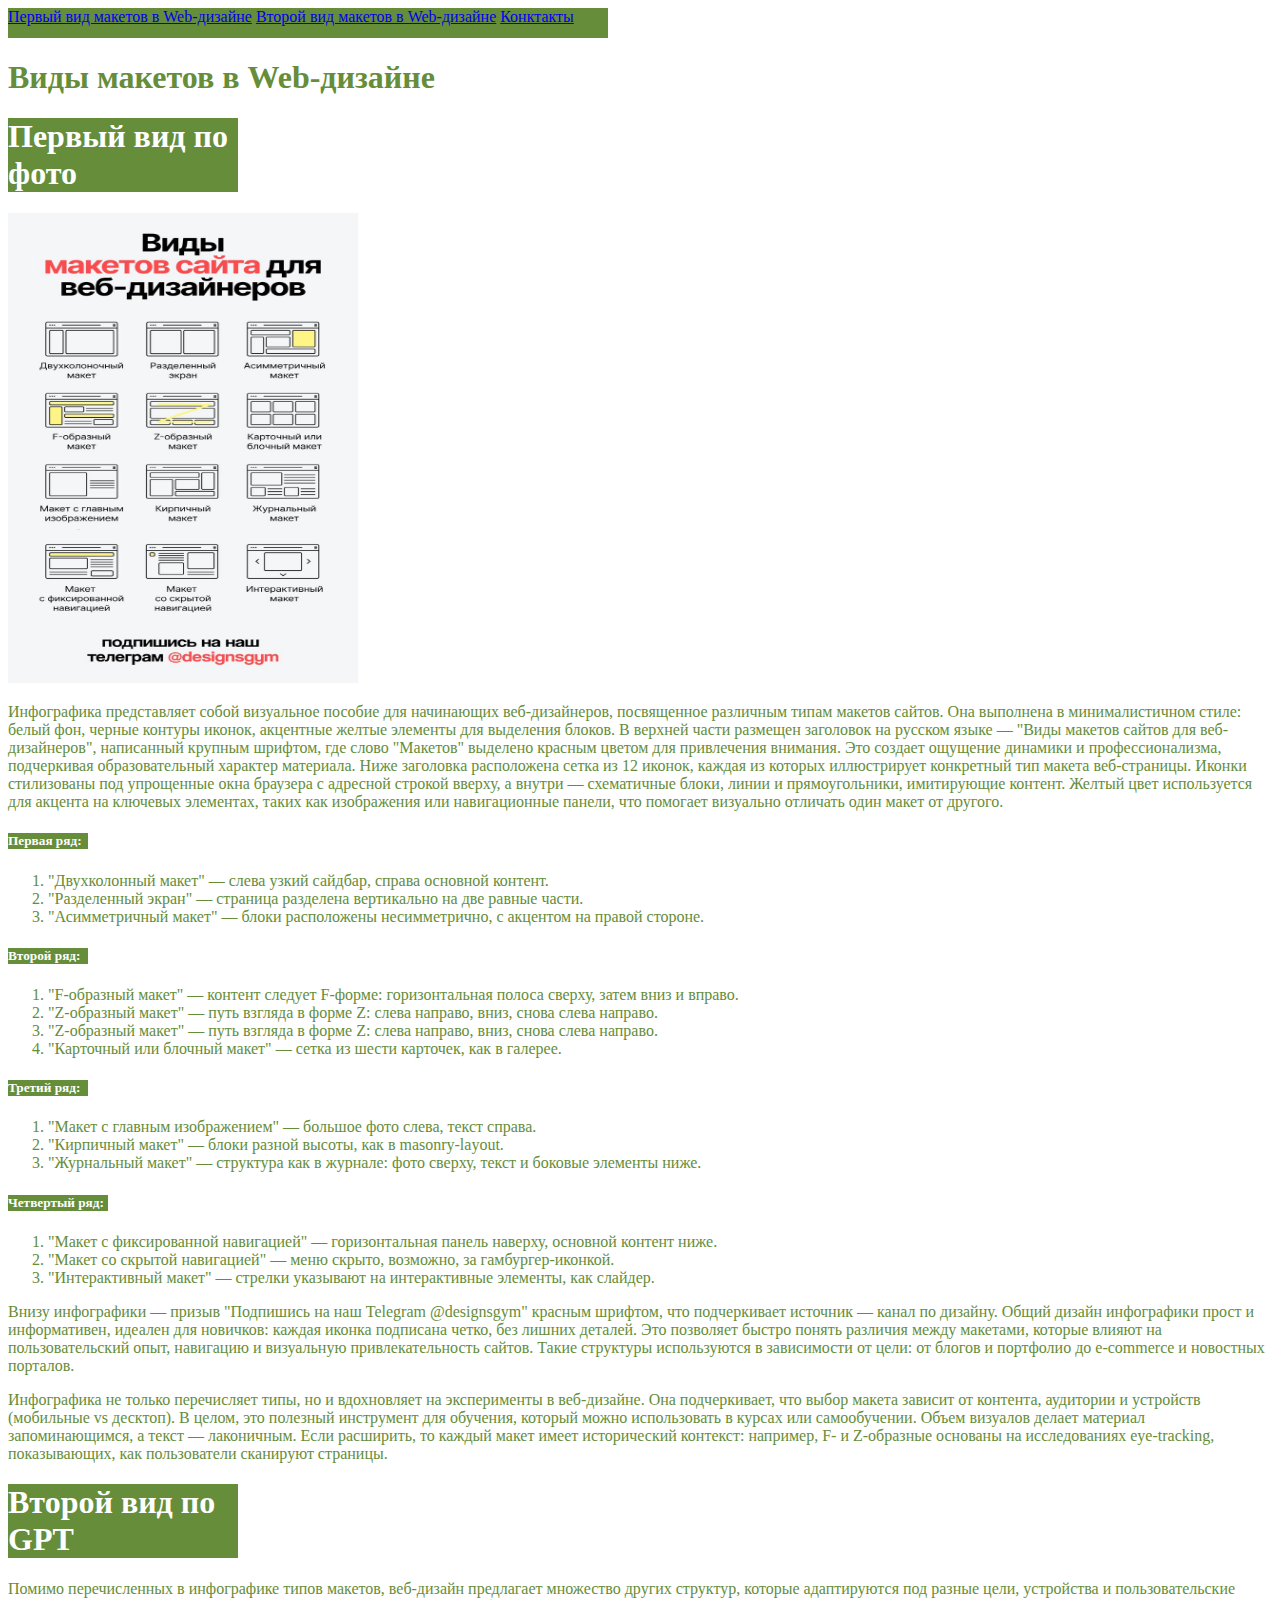
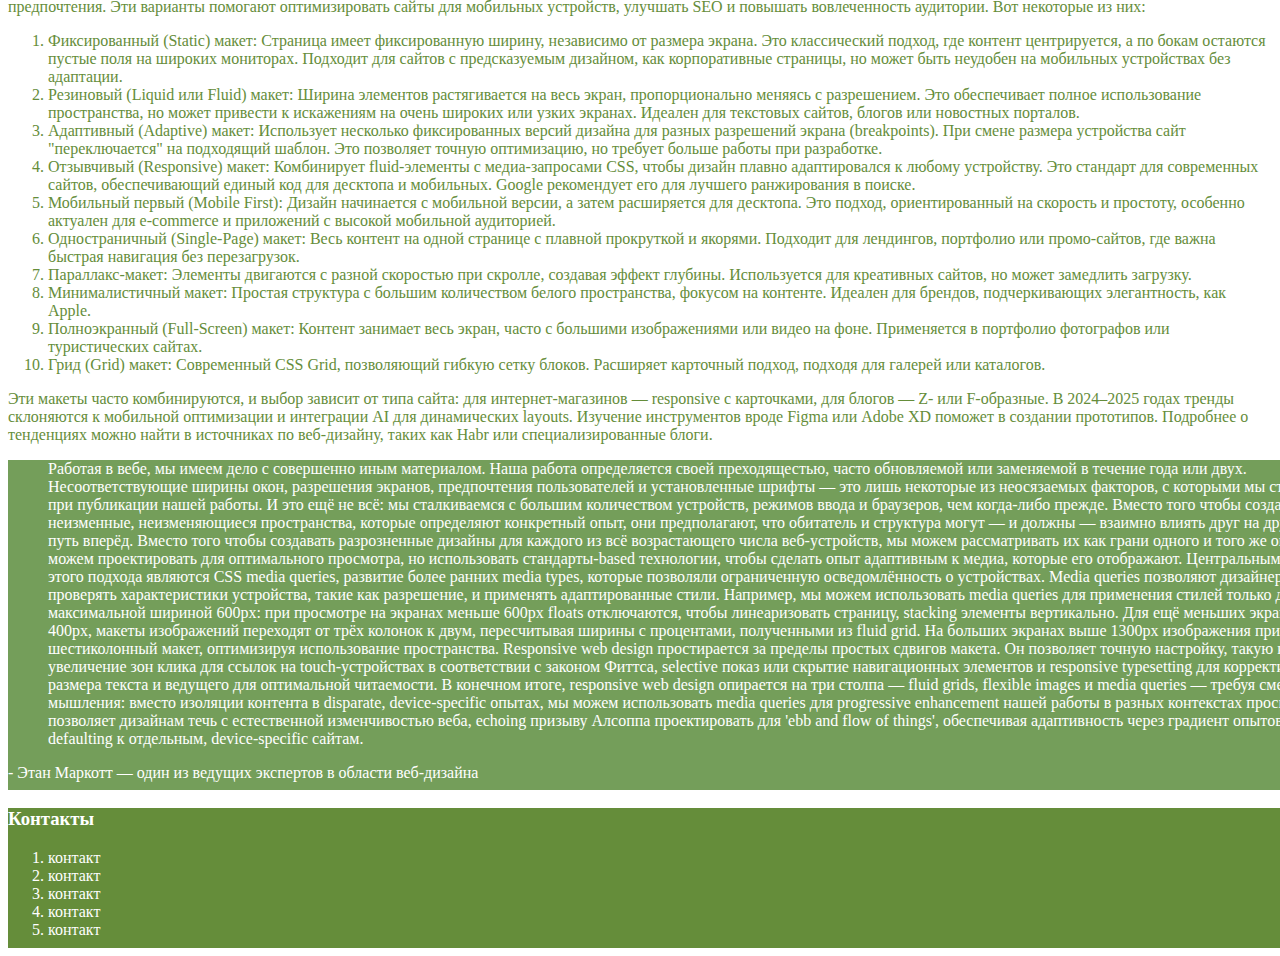
<file: html-23/index.html>
<!DOCTYPE html>
<html lang="en">

<head>
    <meta charset="UTF-8">
    <meta name="viewport" content="width=device-width, initial-scale=1.0">
    <title>Document</title>
    <style>
        .zagolovor {
            width: 600px;
            height: 30px;
            background-color: #658d3a
        }
    </style>


</head>

<body>
    <header>
        <div class="zagolovor">
            <a href="#section1">Первый вид макетов в Web-дизайне</a>
            <a href="#section2">Второй вид макетов в Web-дизайне</a>
            <a href="#section3">Конктакты</a>
        </div>
    </header>

    <main>
        <div style="color: #658d3a;">
            <h1>Виды макетов в Web-дизайне</h1>
        </div>


        <div style="color: #ffffff; background-color: #658d3a; width: 230px;">
            <section id="section1">
                <h1>Первый вид по фото</h1>
            </section>
        </div>

        <img src="maket.jpg" alt="Разные варианты макетов для оформления сайтов" ; width="350px" ; height="470px">

        <div style="color: #658d3a;">
            <p>Инфографика представляет собой визуальное пособие для начинающих веб-дизайнеров, посвященное различным
                типам
                макетов сайтов. Она выполнена в минималистичном стиле: белый фон, черные контуры иконок, акцентные
                желтые
                элементы для выделения блоков. В верхней части размещен заголовок на русском языке — "Виды макетов
                сайтов
                для веб-дизайнеров", написанный крупным шрифтом, где слово "Макетов" выделено красным цветом для
                привлечения
                внимания. Это создает ощущение динамики и профессионализма, подчеркивая образовательный характер
                материала.
                Ниже заголовка расположена сетка из 12 иконок, каждая из которых иллюстрирует конкретный тип макета
                веб-страницы. Иконки стилизованы под упрощенные окна браузера с адресной строкой вверху, а внутри —
                схематичные блоки, линии и прямоугольники, имитирующие контент. Желтый цвет используется для акцента на
                ключевых элементах, таких как изображения или навигационные панели, что помогает визуально отличать один
                макет от другого.
            </p>
        </div>

        <div style="color: #ffffff; background-color: #658d3a; width: 80px;">
            <h5>Первая ряд:</h5>
        </div>

        <div style="color: #658d3a;">
            <ol>
                <li>"Двухколонный макет" — слева узкий сайдбар, справа основной контент.</li>
                <li>"Разделенный экран" — страница разделена вертикально на две равные части.</li>
                <li>"Асимметричный макет" — блоки расположены несимметрично, с акцентом на правой стороне.</li>
            </ol>

            <div style="color: #ffffff; background-color: #658d3a; width: 80px;">
                <h5>Второй ряд:</h5>
            </div>

            <div style="color: #658d3a;">
                <ol>
                    <li>"F-образный макет" — контент следует F-форме: горизонтальная полоса сверху, затем вниз и вправо.
                    </li>
                    <li>"Z-образный макет" — путь взгляда в форме Z: слева направо, вниз, снова слева направо.</li>
                    <li>"Z-образный макет" — путь взгляда в форме Z: слева направо, вниз, снова слева направо.</li>
                    <li>"Карточный или блочный макет" — сетка из шести карточек, как в галерее.</li>
                </ol>
            </div>

            <div style="color: #ffffff; background-color: #658d3a; width: 80px;">
                <h5>Третий ряд:</h5>
            </div>

            <div style="color: #658d3a;">
                <ol>
                    <li>"Макет с главным изображением" — большое фото слева, текст справа.</li>
                    <li>"Кирпичный макет" — блоки разной высоты, как в masonry-layout.</li>
                    <li>"Журнальный макет" — структура как в журнале: фото сверху, текст и боковые элементы ниже.</li>
                </ol>

            </div>

            <div style="color: #ffffff; background-color: #658d3a; width: 100px;">
                <h5>Четвертый ряд:</h5>
            </div>

            <div style="color: #658d3a;">
                <ol>
                    <li>"Макет с фиксированной навигацией" — горизонтальная панель наверху, основной контент ниже.</li>
                    <li>"Макет со скрытой навигацией" — меню скрыто, возможно, за гамбургер-иконкой.</li>
                    <li>"Интерактивный макет" — стрелки указывают на интерактивные элементы, как слайдер.</li>
                </ol>
            </div>

            <div style="color: #658d3a;">
                <p>Внизу инфографики — призыв "Подпишись на наш Telegram @designsgym" красным шрифтом, что подчеркивает
                    источник — канал по дизайну. Общий дизайн инфографики прост и информативен, идеален для новичков:
                    каждая
                    иконка подписана четко, без лишних деталей. Это позволяет быстро понять различия между макетами,
                    которые
                    влияют на пользовательский опыт, навигацию и визуальную привлекательность сайтов. Такие структуры
                    используются в зависимости от цели: от блогов и портфолио до e-commerce и новостных порталов.
                </p>
                <p>
                    Инфографика не только перечисляет типы, но и вдохновляет на эксперименты в веб-дизайне. Она
                    подчеркивает,
                    что выбор макета зависит от контента, аудитории и устройств (мобильные vs десктоп). В целом, это
                    полезный
                    инструмент для обучения, который можно использовать в курсах или самообучении. Объем визуалов делает
                    материал запоминающимся, а текст — лаконичным. Если расширить, то каждый макет имеет исторический
                    контекст:
                    например, F- и Z-образные основаны на исследованиях eye-tracking, показывающих, как пользователи
                    сканируют
                    страницы.
                </p>

                <div style="color: #ffffff; background-color: #658d3a; width: 230px;">
                    <section id="section2">
                        <h1>Второй вид по GPT</h1>
                    </section>
                </div>

                <div style="color: #658d3a;">
                    <p>
                        Помимо перечисленных в инфографике типов макетов, веб-дизайн предлагает множество других
                        структур, которые адаптируются под разные цели, устройства и пользовательские предпочтения. Эти
                        варианты помогают оптимизировать сайты для мобильных устройств, улучшать SEO и повышать
                        вовлеченность аудитории. Вот некоторые из них:
                    </p>
                </div>

                <div style="color: #658d3a;">
                    <ol>
                        <li>Фиксированный (Static) макет: Страница имеет фиксированную ширину, независимо от размера
                            экрана. Это классический подход, где контент центрируется, а по бокам остаются пустые поля
                            на широких мониторах. Подходит для сайтов с предсказуемым дизайном, как корпоративные
                            страницы, но может быть неудобен на мобильных устройствах без адаптации.</li>
                        <li>Резиновый (Liquid или Fluid) макет: Ширина элементов растягивается на весь экран,
                            пропорционально меняясь с разрешением. Это обеспечивает полное использование пространства,
                            но может привести к искажениям на очень широких или узких экранах. Идеален для текстовых
                            сайтов, блогов или новостных порталов.</li>
                        <li>Адаптивный (Adaptive) макет: Использует несколько фиксированных версий дизайна для разных
                            разрешений экрана (breakpoints). При смене размера устройства сайт "переключается" на
                            подходящий шаблон. Это позволяет точную оптимизацию, но требует больше работы при
                            разработке.</li>
                        <li>Отзывчивый (Responsive) макет: Комбинирует fluid-элементы с медиа-запросами CSS, чтобы
                            дизайн плавно адаптировался к любому устройству. Это стандарт для современных сайтов,
                            обеспечивающий единый код для десктопа и мобильных. Google рекомендует его для лучшего
                            ранжирования в поиске.</li>
                        <li>Мобильный первый (Mobile First): Дизайн начинается с мобильной версии, а затем расширяется
                            для десктопа. Это подход, ориентированный на скорость и простоту, особенно актуален для
                            e-commerce и приложений с высокой мобильной аудиторией.</li>
                        <li>Одностраничный (Single-Page) макет: Весь контент на одной странице с плавной прокруткой и
                            якорями. Подходит для лендингов, портфолио или промо-сайтов, где важна быстрая навигация без
                            перезагрузок.</li>
                        <li>Параллакс-макет: Элементы двигаются с разной скоростью при скролле, создавая эффект глубины.
                            Используется для креативных сайтов, но может замедлить загрузку.</li>
                        <li>Минималистичный макет: Простая структура с большим количеством белого пространства, фокусом
                            на контенте. Идеален для брендов, подчеркивающих элегантность, как Apple.</li>
                        <li>Полноэкранный (Full-Screen) макет: Контент занимает весь экран, часто с большими
                            изображениями или видео на фоне. Применяется в портфолио фотографов или туристических
                            сайтах.</li>
                        <li>Грид (Grid) макет: Современный CSS Grid, позволяющий гибкую сетку блоков. Расширяет
                            карточный подход, подходя для галерей или каталогов.</li>
                    </ol>
                </div>

                <div style="color: #658d3a;">
                    <p>Эти макеты часто комбинируются, и выбор зависит от типа сайта: для интернет-магазинов —
                        responsive с карточками, для блогов — Z- или F-образные. В 2024–2025 годах тренды склоняются к
                        мобильной оптимизации и интеграции AI для динамических layouts. Изучение инструментов вроде
                        Figma или Adobe XD поможет в создании прототипов. Подробнее о тенденциях можно найти в
                        источниках по веб-дизайну, таких как Habr или специализированные блоги.
                    </p>
                </div>

                <div style="color: #ffffff; background-color: #749e5a; width: 1400px; height: 330px; ">
                    <blockquote>
                        Работая в вебе, мы имеем дело с совершенно иным материалом. Наша работа определяется своей
                        преходящестью, часто обновляемой или заменяемой в течение года или двух. Несоответствующие
                        ширины
                        окон, разрешения экранов, предпочтения пользователей и установленные шрифты — это лишь некоторые
                        из
                        неосязаемых факторов, с которыми мы сталкиваемся при публикации нашей работы. И это ещё не всё:
                        мы
                        сталкиваемся с большим количеством устройств, режимов ввода и браузеров, чем когда-либо прежде.
                        Вместо того чтобы создавать неизменные, неизменяющиеся пространства, которые определяют
                        конкретный
                        опыт, они предполагают, что обитатель и структура могут — и должны — взаимно влиять друг на
                        друга.
                        Это наш путь вперёд. Вместо того чтобы создавать разрозненные дизайны для каждого из всё
                        возрастающего числа веб-устройств, мы можем рассматривать их как грани одного и того же опыта.
                        Мы
                        можем проектировать для оптимального просмотра, но использовать стандарты-based технологии,
                        чтобы
                        сделать опыт адаптивным к медиа, которые его отображают.
                        Центральным элементом этого подхода являются CSS media queries, развитие более ранних media
                        types,
                        которые позволяли ограниченную осведомлённость о устройствах. Media queries позволяют дизайнерам
                        проверять характеристики устройства, такие как разрешение, и применять адаптированные стили.
                        Например, мы можем использовать media queries для применения стилей только для экранов с
                        максимальной шириной 600px: при просмотре на экранах меньше 600px floats отключаются, чтобы
                        линеаризовать страницу, stacking элементы вертикально. Для ещё меньших экранов, ниже 400px,
                        макеты
                        изображений переходят от трёх колонок к двум, пересчитывая ширины с процентами, полученными из
                        fluid
                        grid. На больших экранах выше 1300px изображения принимают шестиколонный макет, оптимизируя
                        использование пространства.
                        Responsive web design простирается за пределы простых сдвигов макета. Он позволяет точную
                        настройку,
                        такую как увеличение зон клика для ссылок на touch-устройствах в соответствии с законом Фиттса,
                        selective показ или скрытие навигационных элементов и responsive typesetting для корректировки
                        размера текста и ведущего для оптимальной читаемости. В конечном итоге, responsive web design
                        опирается на три столпа — fluid grids, flexible images и media queries — требуя смены мышления:
                        вместо изоляции контента в disparate, device-specific опытах, мы можем использовать media
                        queries
                        для progressive enhancement нашей работы в разных контекстах просмотра. Это позволяет дизайнам
                        течь
                        с естественной изменчивостью веба, echoing призыву Алсоппа проектировать для 'ebb and flow of
                        things', обеспечивая адаптивность через градиент опытов без defaulting к отдельным,
                        device-specific
                        сайтам.
                    </blockquote>
                    <p> - Этан Маркотт — один из ведущих экспертов в области веб-дизайна</p>
                </div>
    </main>


    <footer>
        <div style="color: #ffffff; width: 1500px; height: 140px; background-color: #658d3a;">
            <div>
                <section id="section3">
                    <h3>Контакты</h3>
                </section>
            </div>

            <ol>
                <li>контакт</li>
                <li>контакт</li>
                <li>контакт</li>
                <li>контакт</li>
                <li>контакт</li>
            </ol>

        </div>
    </footer>


</body>

</html>
</file>
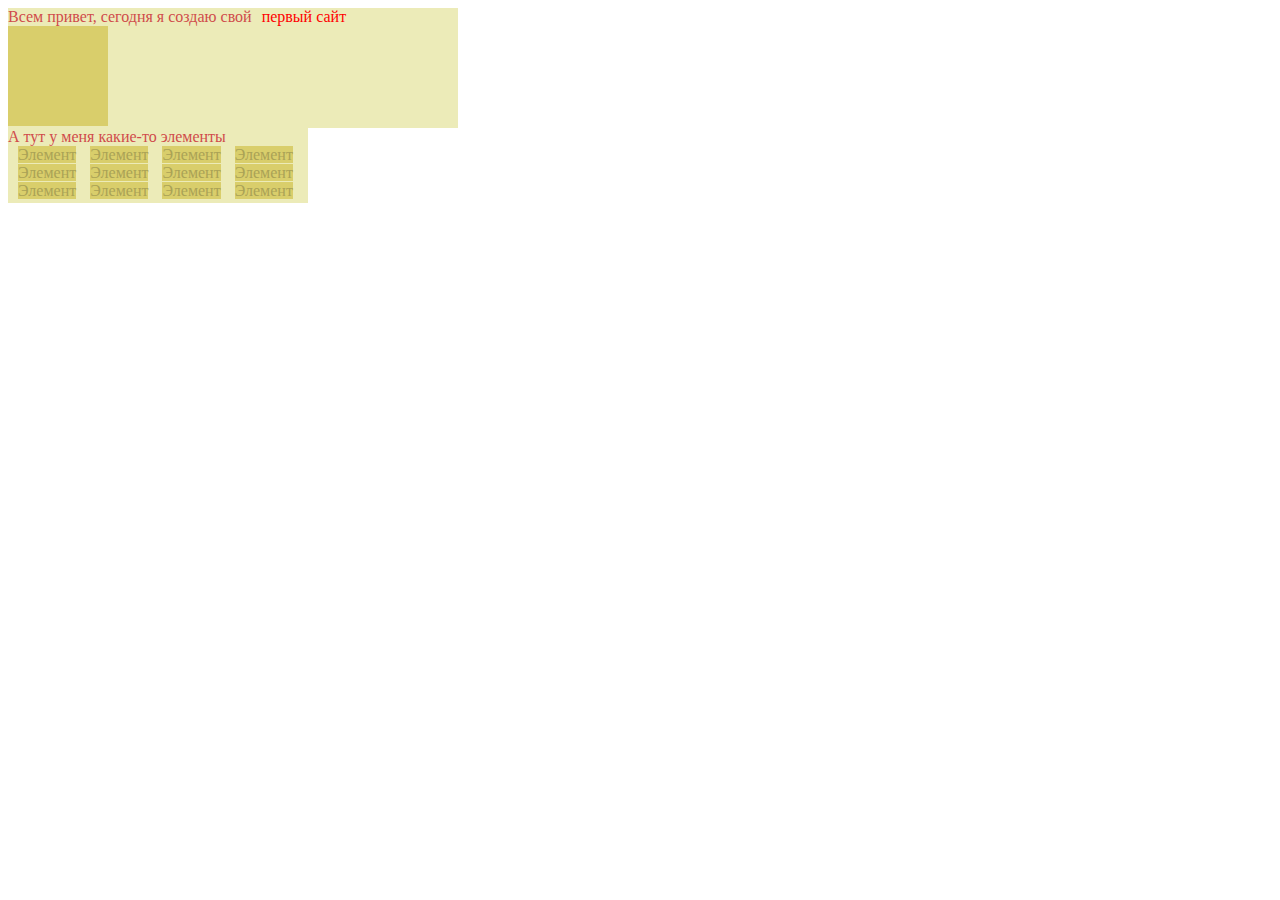
<file: intro-3/index.html>
<!DOCTYPE html>
<html lang="en">
<head>
    <meta charset="UTF-8">
    <meta name="viewport" content="width=device-width, initial-scale=1.0">
    <title>Макет</title>
    <style>
        .block1 {
        background-color: rgb(236, 235, 184);
        color: rgb(208, 75, 75);
        width: 450px;
        height: 120px;
    }

    .text {
        color: rgb(255, 0, 0);
        background-color: rgb(236, 235, 184);}

    .block2 {
        background-color: rgb(217, 206, 107);
        color: rgb(217, 206, 107);
        width: 100px;
        height: 100px;
    }

    .block3 {
        background-color: rgb(236, 235, 184);
        color: rgb(208, 75, 75);
        width:300px;
        height: 75px;
    }
span {
        background-color: rgb(217, 206, 107);
        color: rgb(255, 255, 255);
        width: 150px;
        height: 150px;
        margin-top: 5px;
        margin-left: 10px;
        
}

.element {
        background-color: rgb(217, 206, 107);
        color: rgb(170, 162, 86);
}

</style>
</head>

<body>
<div class="block1"> Всем привет, сегодня я создаю свой<span class="text">первый сайт</span> 
<div class="block2">
            f
</div> 
</div> 

<div class="block3"> А тут у меня какие-то элементы 
    <div>
        <span class="element">Элемент</span>
        <span class="element">Элемент</span>
        <span class="element">Элемент</span>
        <span class="element">Элемент</span>
        <span class="element">Элемент</span>
        <span class="element">Элемент</span>
        <span class="element">Элемент</span>
        <span class="element">Элемент</span>
        <span class="element">Элемент</span>
        <span class="element">Элемент</span>
        <span class="element">Элемент</span>
        <span class="element">Элемент</span>
    
    </div>
</div>

</body>
</html>
</file>
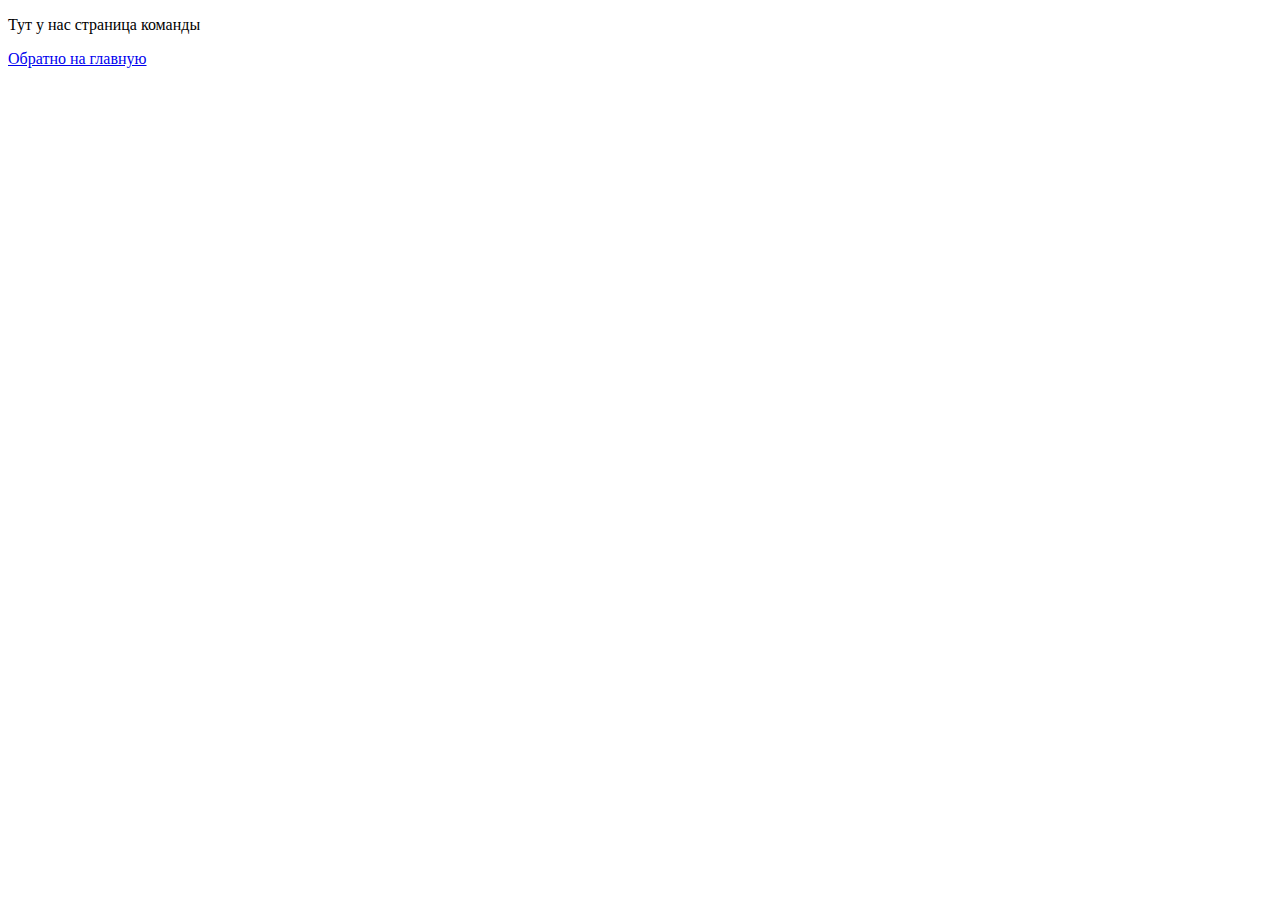
<file: html-19/team.html>
<!DOCTYPE html>
<html lang="en">

<head>
    <meta charset="UTF-8">
    <meta name="viewport" content="width=device-width, initial-scale=1.0">
    <title>Команда</title>
</head>

<body>
    <p>
        Тут у нас страница команды
    </p>

    <a href="index.html#section">Обратно на главную</a>

</body>

</html>
</file>
<file: src/style.css>
*{padding: 0;margin: 0;border: 0;}
*,*:before,*:after{-webkit-box-sizing: border-box;box-sizing: border-box;}
:focus,:active{outline: none;}
a:focus,a:active{outline: none;}
nav,footer,header,aside{display: block;}
html,body{
    height:100%;width:100%;
    font-size:100%;line-height:1;-ms-text-size-adjust:100%;-moz-text-size-adjust:100%;-webkit-text-size-adjust:100%;}
input,button,textarea{font-family:inherit;}
input::-ms-clear{display: none;}
button{cursor: pointer;}
button::-moz-focus-inner{padding:0;border:0;}
a,a:visited{text-decoration: none;}
a:hover{text-decoration: none;}
ul li{list-style: none;}
img{vertical-align: top;}
h1,h2,h3,h4,h5,h6{font-size:inherit;font-weight: inherit;}
a{color:inherit;}



body {
    font-family: "Montserrat",SansSerif;
    color: black;
}

body.overflow {
    overflow: hidden;
}



.layout {
    display: -webkit-box;
    display: -ms-flexbox;
    display: flex;
    min-height: 100vh;
}

.sidebar {
    padding: 40px 24px 40px 0;
    -ms-flex-negative: 0;
    flex-shrink: 0;
    background-color: white;
}



.content {
    -webkit-box-flex: 1;
    -ms-flex-positive: 1;
    flex-grow: 1;
    background-color: #F4F4F4;
}

.container {
    display: -webkit-box;
    display: -ms-flexbox;
    display: flex;
    -webkit-box-orient: vertical;
    -webkit-box-direction: normal;
    -ms-flex-direction: column;
    flex-direction: column;
    -webkit-box-pack: center;
    -ms-flex-pack: center;
    justify-content: center;
    -webkit-box-align: center;
    -ms-flex-align: center;
    align-items: center;
    padding: 150px 60px 80px 60px;
}


.logo {
    margin-left: 60px;
    margin-bottom: 60px;
}

.sidebar__user {
    background-color: #F4F4F4;
    padding: 20px 30px;
    margin-left: 60px;
    margin-bottom: 100px;
    border-radius: 8px;
    border: 1px solid #DADEC9;
}

.sidebar__name {
    color:#161814;
    font-size: 18px;
    font-weight: 500;
    margin-bottom: 6px;
}

.sidebar__text {
    color: #AFB1A7;
    font-size: 13px;
    font-weight: 400;
    line-height: 130%; /* 16.9px */
}

.sidebar__item {
    width: 372px;
}

.sidebar__button {
    display: -webkit-box;
    display: -ms-flexbox;
    display: flex;
    -webkit-box-align: center;
    -ms-flex-align: center;
    align-items: center;
    gap: 10px;
    padding: 20px 60px;
    margin-bottom: 12px;
    border-radius: 0px 100px 100px 0px;
    -webkit-transition: all .5s;
    -o-transition: all .5s;
    transition: all .5s;
    cursor: pointer;
    width: 90%;
    color:#161814;
    font-size: 16px;
    font-weight: 500;
}

.sidebar__button.active , .sidebar__button:hover {
    width: 100%;
    background-color: #DAF765;
}


.content__title {
    color: #161814;
    font-size: 48px;
    font-weight: 700;
    margin-bottom: 40px;
}

.content__list {
    display: -webkit-box;
    display: -ms-flexbox;
    display: flex;
    -webkit-box-align: center;
    -ms-flex-align: center;
    align-items: center;
    -ms-flex-wrap: wrap;
    flex-wrap: wrap;
    gap: 20px;
}



.content__list-item  {
    cursor: pointer;
    padding: 12px 18px;
    background-color: #fff;
    border-radius: 10px;
    border: 1px solid #DADEC9;
    -webkit-transition: all .3s;
    -o-transition: all .3s;
    transition: all .3s;
}

.content__list-item:hover,.content__list-diplom:hover {
    background-color: #AFB1A7;
}

li a {
    padding: 12px 18px;

}


.content__list-diplom {
    -webkit-transition: all .3s;
    -o-transition: all .3s;
    transition: all .3s;
    display: inline-block;
    padding: 12px 18px;
    background-color: #fff;
    border-radius: 10px;
    border: 1px solid #DADEC9;
}

.content__decor {
    display: -webkit-box;
    display: -ms-flexbox;
    display: flex;
    -webkit-box-align: center;
    -ms-flex-align: center;
    align-items: center;
}

.content__decor-text {
    color:#BEDD44;
    font-size: 36px;
    font-weight: 700;
    line-height: 110%; /* 39.6px */
}

.content__block {
    max-width: 1200px;
}

.content__block.hidden {
    display: none;
}

.content__decor-img img{
    width: 100%;
}

.burger {
    display: none;
    padding: 5px;
    position: fixed;
    top: 3%;
    right: 7%;
    width: 40px;
    height: 40px;
    background-color: #161814;
    border-radius: 50%;
    z-index: 10;
    border: 1px solid #DAF765;
}

@media (max-width: 768px) {
    .burger {
        display: block;
    }

    .sidebar {
        -webkit-transition: all .3s;
        -o-transition: all .3s;
        transition: all .3s;
        -webkit-transform: translateX(-100%);
        -ms-transform: translateX(-100%);
        transform: translateX(-100%);
        position: fixed;
        top: 0;
        left: 0;
        bottom: 0;
        z-index: 5;
    }

    .sidebar.show {
        -webkit-transform: translateX(0%);
        -ms-transform: translateX(0%);
        transform: translateX(0%);
    }

    .overlay {
        opacity: 0;
        pointer-events: none;
        -webkit-transition: all .3s;
        -o-transition: all .3s;
        transition: all .3s;
        position: absolute;
        top: 0;
        right: 0;
        left: 0;
        bottom: 0;
        z-index: 3;
        background-color: #000000e0;
    }

    .overlay.show {
        opacity: 1;
        pointer-events: all;
    }

    .container {
        padding: 40px 20px;
        min-height: 100%;
    }

    .content__decor {
        margin-top: 20px;
        -webkit-box-orient: vertical;
        -webkit-box-direction: normal;
        -ms-flex-direction: column;
        flex-direction: column;
    }
}

@media (max-width: 400px) {
    .sidebar__user {
        margin-left: 0;
    }
}
</file>
<file: css-36/style/style-text.css>
.text1 {
    font-family: 'Open Sans', 'Arial';
    font-weight: 300;
    font-style: italic;
    line-height: 30px;
    }

.text2 {
    font-family: 'Times New Roman', sans-serif;
    font-style: normal;
    text-decoration: line-through;
}

.text3 {
    font-family: 'Times New Roman', sans-serif;
    font-style: normal;
    text-align: center;
    text-transform: uppercase;
}

.text4 {
    font-family: 'Times New Roman', sans-serif;
    font-style: normal;
    word-spacing: 30px; 
    line-height: 50px;
    text-decoration: overline wavy; 
    color: #010b9b;
    text-shadow: 2px 2px 5px #001e5b;
}

.text5 {
    font-family: 'Times New Roman', sans-serif;
    font-style: normal;
    letter-spacing: 5px;
    text-decoration: underline double;
}
</file>
<file: css-45/css/style.css>
.block-1 {
    background-color: #199681;
    overflow-y: scroll;
    max-height: 1000px;
    align-items: center;
    padding: 40px 20px;
    border-radius: 15px;
}

.button {
    background-color: #962609;
    width: 200px;
    height: 200px;
    text-align: left;
    padding: 10px 20px 10px 20px;
    border-radius: 15px;
    margin: 15px;
    box-shadow: 0px 0px 54px -19px #421104 inset;
    }

.block-3 {
    color: #2af0cf;
}

.block-4 {
    color: #2af0cf;
}
</file>
